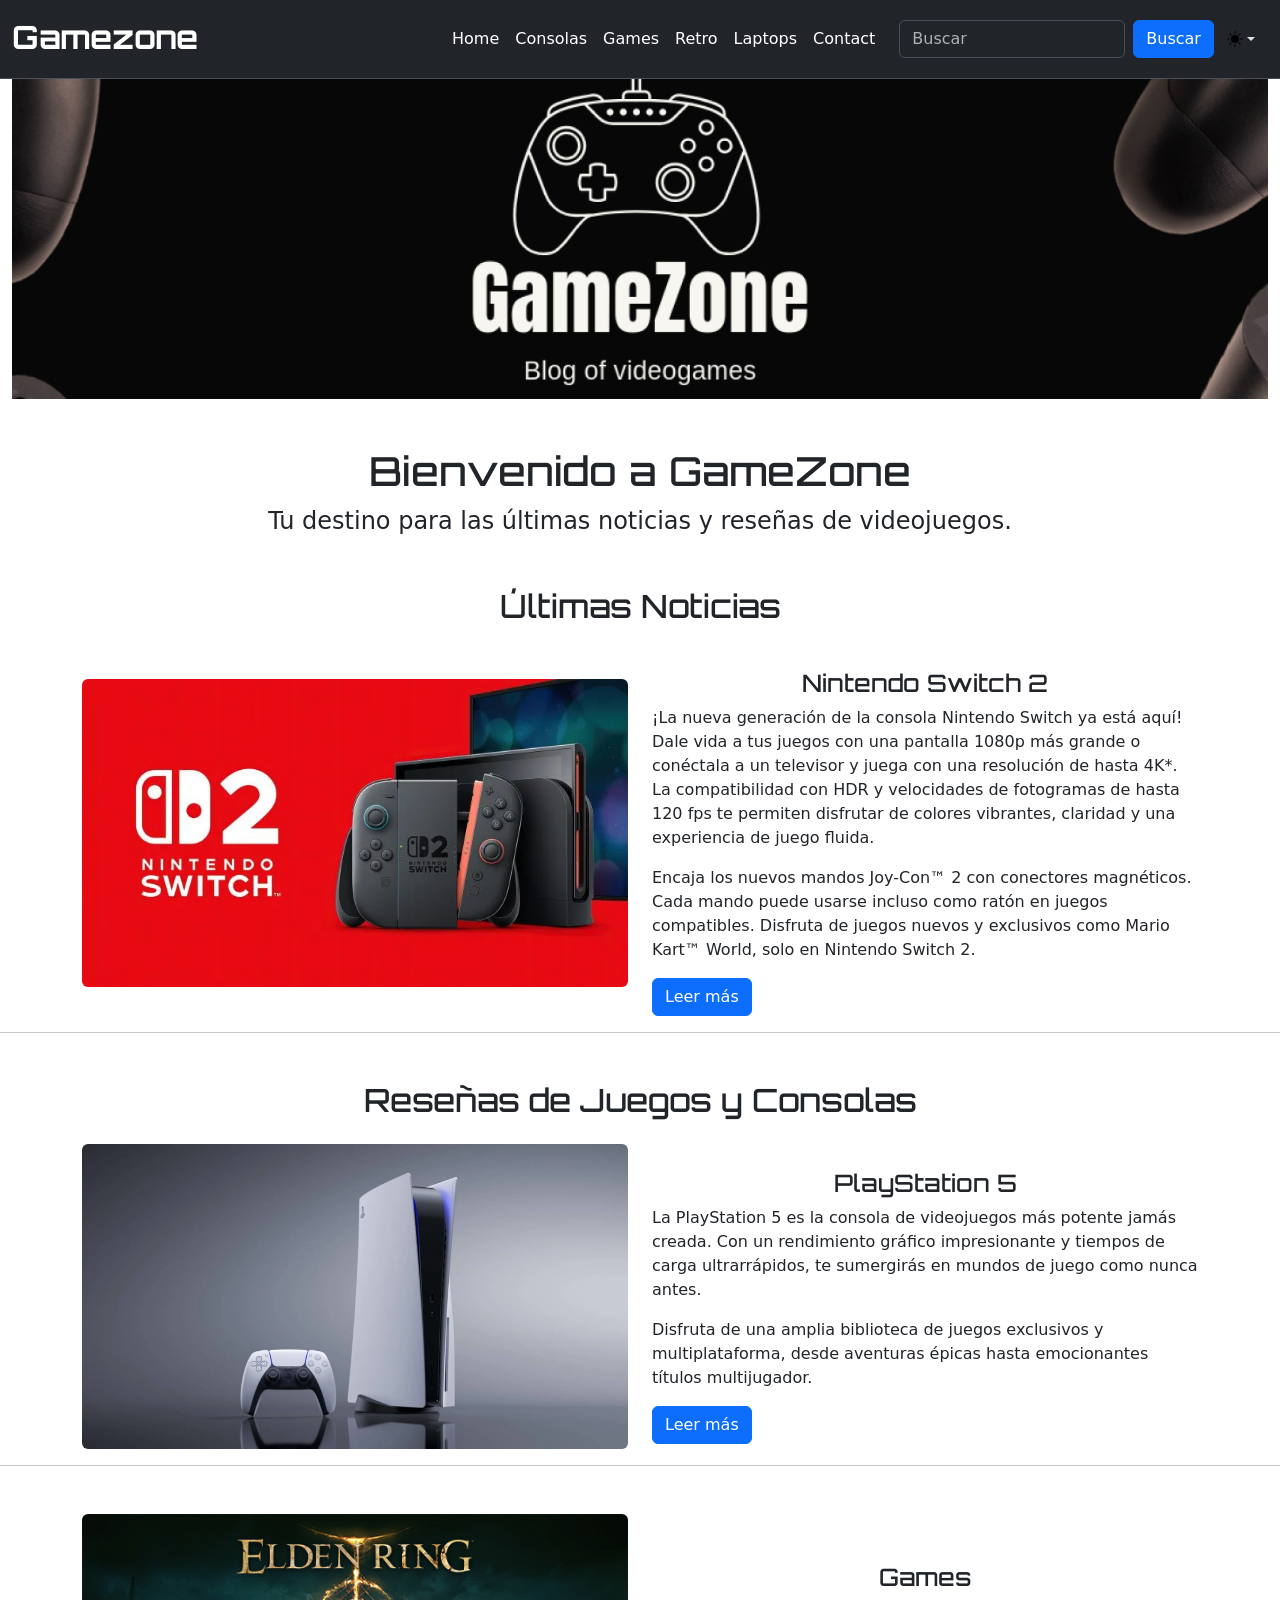
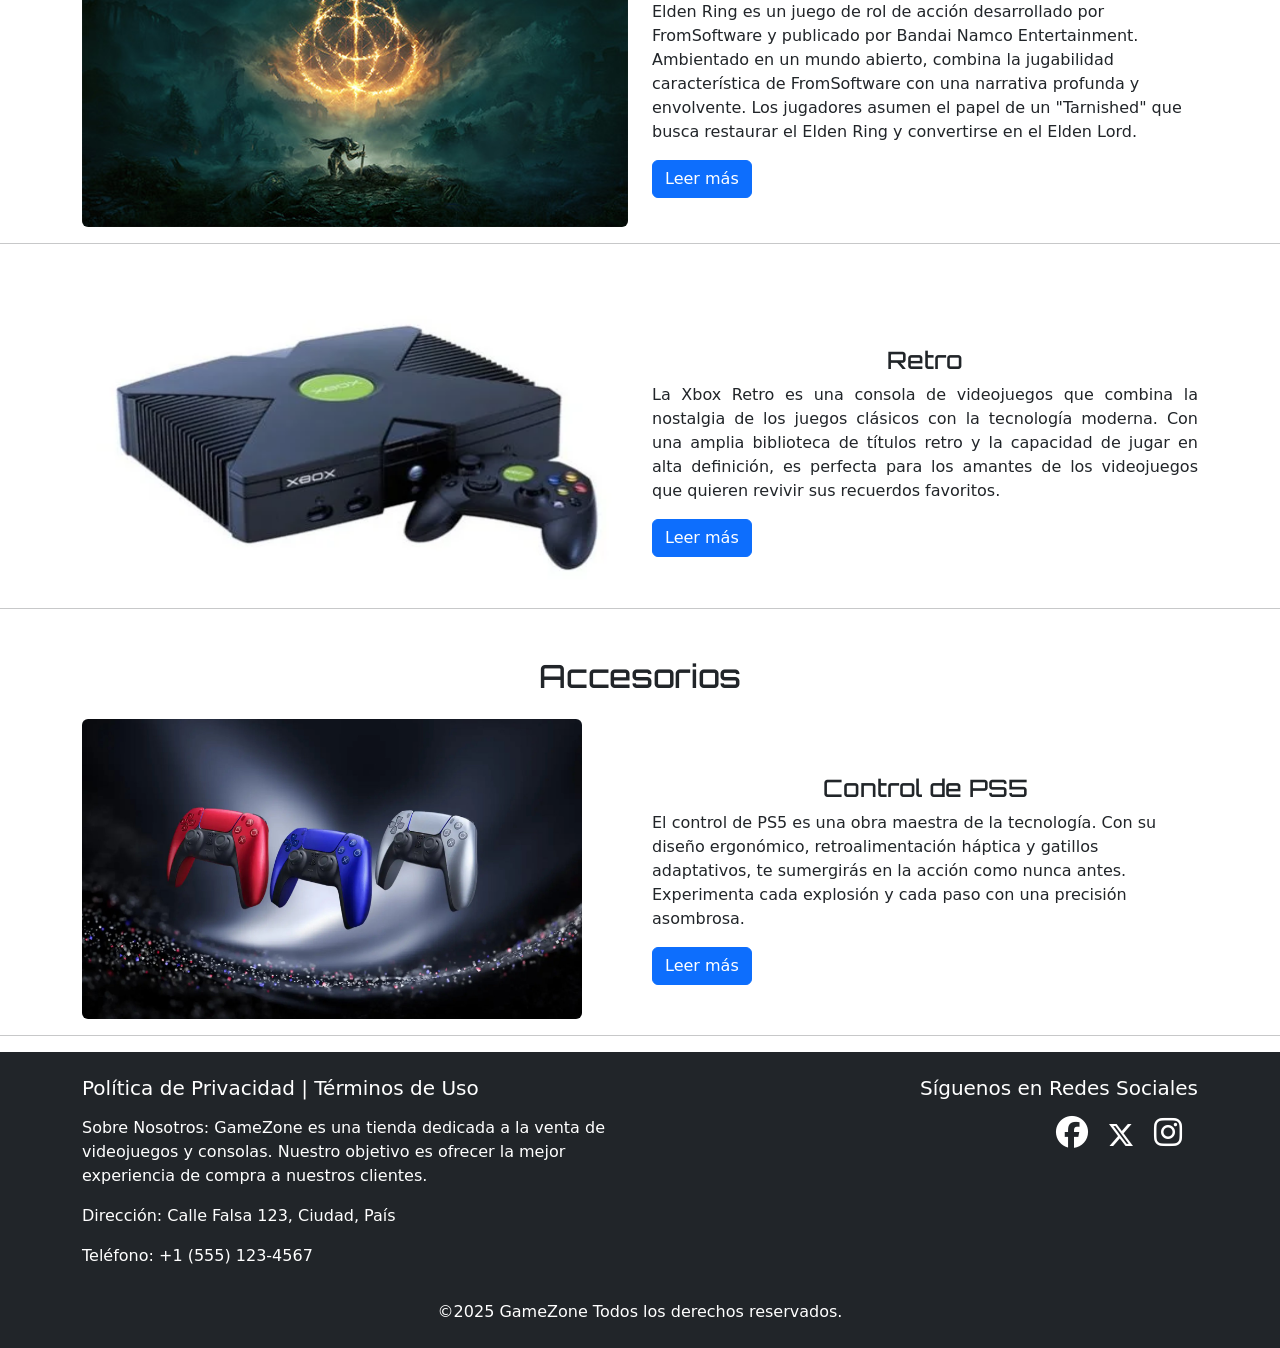
<file: index.html>
<!DOCTYPE html>
<html lang="en">
<head>
    <meta charset="UTF-8">
    <meta name="author" content="Juan Jose">
    <meta name="owner" content="Juan Jose">
    <meta name="keywords" lang="es" content="10 palabras claves en espanol de negocio">
    <meta name="keywords" lang="en" content="10 palabras claves en ingles">
    <meta name="robots" content="index, follow">
    <link rel="--canonical" href="#">
    <link rel="shorcut icon" href="/img/favicon-logo.jpg">
    <link rel="stylesheet" href="/css/bootstrap.min.css">
    <link rel="stylesheet" href="/css/fontello.css">
    <link rel="stylesheet" href="/css/main.css">
    <link href="https://cdn.jsdelivr.net/npm/bootstrap-icons/font/bootstrap-icons.css" rel="stylesheet">
    <link rel="stylesheet" href="https://cdnjs.cloudflare.com/ajax/libs/font-awesome/6.4.0/css/all.min.css">
    <meta name="viewport" content="width=device-width, initial-scale=1.0">
    <title>GameZone</title>
</head>
<body><!--Icono de cambiar claro a oscuro-->
<svg xmlns="http://www.w3.org/2000/svg" style="display: none;">
    <symbol id="check2" viewBox="0 0 16 16">
        <path d="M13.854 3.646a.5.5 0 0 1 0 .708l-7 7a.5.5 0 0 1-.708 0l-3.5-3.5a.5.5 0 1 1 .708-.708L6.5 10.293l6.646-6.647a.5.5 0 0 1 .708 0z"/>
    </symbol>
    <symbol id="circle-half" viewBox="0 0 16 16">
        <path d="M8 15A7 7 0 1 0 8 1v14zm0 1A8 8 0 1 1 8 0a8 8 0 0 1 0 16z"/>
    </symbol>
    <symbol id="moon-stars-fill" viewBox="0 0 16 16">
        <path d="M6 .278a.768.768 0 0 1 .08.858 7.208 7.208 0 0 0-.878 3.46c0 4.021 3.278 7.277 7.318 7.277.527 0 1.04-.055 1.533-.16a.787.787 0 0 1 .81.316.733.733 0 0 1-.031.893A8.349 8.349 0 0 1 8.344 16C3.734 16 0 12.286 0 7.71 0 4.266 2.114 1.312 5.124.06A.752.752 0 0 1 6 .278z"/>
        <path d="M10.794 3.148a.217.217 0 0 1 .412 0l.387 1.162c.173.518.579.924 1.097 1.097l1.162.387a.217.217 0 0 1 0 .412l-1.162.387a1.734 1.734 0 0 0-1.097 1.097l-.387 1.162a.217.217 0 0 1-.412 0l-.387-1.162A1.734 1.734 0 0 0 9.31 6.593l-1.162-.387a.217.217 0 0 1 0-.412l1.162-.387a1.734 1.734 0 0 0 1.097-1.097l.387-1.162zM13.863.099a.145.145 0 0 1 .274 0l.258.774c.115.346.386.617.732.732l.774.258a.145.145 0 0 1 0 .274l-.774.258a1.156 1.156 0 0 0-.732.732l-.258.774a.145.145 0 0 1-.274 0l-.258-.774a1.156 1.156 0 0 0-.732-.732l-.774-.258a.145.145 0 0 1 0-.274l.774-.258c.346-.115.617-.386.732-.732L13.863.1z"/>
    </symbol>
    <symbol id="sun-fill" viewBox="0 0 16 16">
        <path d="M8 12a4 4 0 1 0 0-8 4 4 0 0 0 0 8zM8 0a.5.5 0 0 1 .5.5v2a.5.5 0 0 1-1 0v-2A.5.5 0 0 1 8 0zm0 13a.5.5 0 0 1 .5.5v2a.5.5 0 0 1-1 0v-2A.5.5 0 0 1 8 13zm8-5a.5.5 0 0 1-.5.5h-2a.5.5 0 0 1 0-1h2a.5.5 0 0 1 .5.5zM3 8a.5.5 0 0 1-.5.5h-2a.5.5 0 0 1 0-1h2A.5.5 0 0 1 3 8zm10.657-5.657a.5.5 0 0 1 0 .707l-1.414 1.415a.5.5 0 1 1-.707-.708l1.414-1.414a.5.5 0 0 1 .707 0zm-9.193 9.193a.5.5 0 0 1 0 .707L3.05 13.657a.5.5 0 0 1-.707-.707l1.414-1.414a.5.5 0 0 1 .707 0zm9.193 2.121a.5.5 0 0 1-.707 0l-1.414-1.414a.5.5 0 0 1 .707-.707l1.414 1.414a.5.5 0 0 1 0 .707zM4.464 4.465a.5.5 0 0 1-.707 0L2.343 3.05a.5.5 0 1 1 .707-.707l1.414 1.414a.5.5 0 0 1 0 .708z"/>
    </symbol> 
</svg>
    
<header>
    <!-- Versión menú Bootstrap 5 -->
    <nav class="navbar navbar-expand-lg bg-dark border-bottom border-body" data-bs-theme="dark">
      <div class="container-fluid">
        <a class="navbar-brand text-white fs-2 fw-bold mb-1" href="index.html">Gamezone</a>
        <button class="navbar-toggler" type="button" data-bs-toggle="collapse" data-bs-target="#navbarNav"
          aria-controls="navbarNav" aria-expanded="false" aria-label="Toggle navigation">
          <span class="navbar-toggler-icon"></span>
        </button>
  
        <div class="collapse navbar-collapse" id="navbarNav">
          <ul class="navbar-nav ms-auto me-3 mb-2 mb-lg-0">
            <li class="nav-item">
              <a class="nav-link text-white" href="index.html">Home</a>
            </li>
            <li class="nav-item">
              <a class="nav-link text-white" href="Consolas.html">Consolas</a>
            </li>
            <li class="nav-item">
              <a class="nav-link text-white" href="games.html">Games</a>
            </li>
            <li class="nav-item">
              <a class="nav-link text-white" href="retro.html">Retro</a>
            </li>
            <li class="nav-item">
              <a class="nav-link text-white" href="Laptops.html">Laptops</a>
            </li>
            <li class="nav-item">
              <a class="nav-link text-white" href="contacto.html">Contact</a>
            </li>
          </ul>
  
          <!-- Formulario de búsqueda -->
          <form class="d-flex" role="search">
            <input class="form-control me-2" type="search" placeholder="Buscar" aria-label="search">
            <button class="btn btn-primary" type="submit">Buscar</button>
          </form>
        </div>
  
        <!-- Dropdown para cambio de tema -->
        <div class="dropdown ms-auto" id="bton">
          <button class="btn btn-bd-primary py-2 dropdown-toggle d-flex align-items-center" id="bd-theme" type="button"
            aria-expanded="false" data-bs-toggle="dropdown" aria-label="Toggle theme (auto)">
            <svg class="bi my-1 theme-icon-active" width="1em" height="1em">
              <use href="#circle-half"></use>
            </svg>
            <span class="visually-hidden" id="bd-theme-text">Alternar Tema</span>
          </button>
          <ul class="dropdown-menu dropdown-menu-end shadow" aria-labelledby="bd-theme">
            <li>
              <button type="button" class="dropdown-item d-flex align-items-center" data-bs-theme-value="light"
                aria-pressed="true">
                <svg class="bi me-2 opacity-50 theme-icon" width="1em" height="1em">
                  <use href="#sun-fill"></use>
                </svg>
                Claro
                <svg class="bi ms-auto" width="1em" height="1em">
                  <use href="#check2"></use>
                </svg>
              </button>
            </li>
            <li>
              <button type="button" class="dropdown-item d-flex align-items-center" data-bs-theme-value="dark"
                aria-pressed="false">
                <svg class="bi me-2 opacity-50 theme-icon" width="1em" height="1em">
                  <use href="#moon-stars-fill"></use>
                </svg>
                Oscuro
                <svg class="bi ms-auto d-none" width="1em" height="1em">
                  <use href="#check2"></use>
                </svg>
              </button>
            </li>
            <li>
              <button type="button" class="dropdown-item d-flex align-items-center" data-bs-theme-value="auto"
                aria-pressed="false">
                <svg class="bi me-2 opacity-50 theme-icon" width="1em" height="1em">
                  <use href="#circle-half"></use>
                </svg>
                Auto
                <svg class="bi ms-auto d-none" width="1em" height="1em">
                  <use href="#check2"></use>
                </svg>
              </button>
            </li>
          </ul>
        </div>
      </div>
    </nav>
  </header><!--Fin del Menu-->

  <!--Banner de GameZone-->

   <div class="container-fluid">
      <img src="img/GameZone-banner.jpg" class="card-img-top" alt="banner">
   </div>

  <div class="text-center mt-5">
    <h1>Bienvenido a GameZone</h1>
    <p class="fs-4">Tu destino para las últimas noticias y reseñas de videojuegos.</p>
</div>

<!--Seccion noticias-->
  <main class="py-50">
    <section id="noticias" class="mt-5">
        <div class="container">
            <h2 class="text-center mb-4">Últimas Noticias</h2>
            <div class="row align-items-center">
                <div class="col-md-6">
                    <img src="img/switch2.webp" class="img-fluid rounded" alt="Nintendo Switch 2">
                </div>
                <div class="col-md-6">
                    <h3>Nintendo Switch 2</h3>
                    <p>¡La nueva generación de la consola Nintendo Switch ya está aquí! Dale vida a tus juegos con una pantalla 1080p más grande o conéctala a un televisor y juega con una resolución de hasta 4K*. La compatibilidad con HDR y velocidades de fotogramas de hasta 120 fps te permiten disfrutar de colores vibrantes, claridad y una experiencia de juego fluida.</p>
                    <p>Encaja los nuevos mandos Joy-Con™ 2 con conectores magnéticos. Cada mando puede usarse incluso como ratón en juegos compatibles. Disfruta de juegos nuevos y exclusivos como Mario Kart™ World, solo en Nintendo Switch 2.</p>
                    <a href="#" class="btn btn-primary">Leer más</a>
                </div>
            </div>
        </div><!--Fin del container-->
    </section>
       <hr>
    <section id="reseñas1" class="mt-5">
        <div class="container">
            <h2 class="text-center mb-4">Reseñas de Juegos y Consolas</h2>
            <div class="row align-items-center">
                <div class="col-md-6">
                    <img src="img/PS5-console.webp" class="img-fluid rounded" alt="PlayStation 5" style="width: 616px;" height="300px;">
                </div>
                <div class="col-md-6">
                    <h3>PlayStation 5</h3>
                    <p>La PlayStation 5 es la consola de videojuegos más potente jamás creada. Con un rendimiento gráfico impresionante y tiempos de carga ultrarrápidos, te sumergirás en mundos de juego como nunca antes.</p>
                    <p>Disfruta de una amplia biblioteca de juegos exclusivos y multiplataforma, desde aventuras épicas hasta emocionantes títulos multijugador.</p>
                    <a href="#" class="btn btn-primary">Leer más</a>
                </div>
            </div>
        </div> <!--Fin del container-->
    </section>
     <hr>

    <section id="reseñas2" class="mt-5">
        <div class="container">
            <div class="row align-items-center">
                <div class="col-md-6">
                    <img src="img/Elden ring.jpg" class="img-fluid rounded" alt="Elden Ring">
                </div>
                <div class="col-md-6">
                    <h3>Games</h3>
                    <p>
                        Elden Ring es un juego de rol de acción desarrollado por FromSoftware y publicado por Bandai Namco Entertainment. 
                        Ambientado en un mundo abierto, combina la jugabilidad característica de FromSoftware con una narrativa profunda y envolvente. 
                        Los jugadores asumen el papel de un "Tarnished" que busca restaurar el Elden Ring y convertirse en el Elden Lord.
                    </p>
                    <a href="#" class="btn btn-primary">Leer más</a>
                </div>
            </div>
        </div><!--Fin del container-->
    </section>
    <hr>
    <section id="reseñas3" class="mt-5">
        <div class="container">
            <div class="row align-items-center">
                <div class="col-md-6">
                    <img src="img/consola-xbox-retro.webp" class="img-fluid rounded" alt="Xbox Retro" style="width: 613px; height: 300px;">
                </div>
                <div class="col-md-6">
                    <h3>Retro</h3>
                    <p style="text-align: justify;">
                        La Xbox Retro es una consola de videojuegos que combina la nostalgia de los juegos clásicos con la tecnología moderna. 
                        Con una amplia biblioteca de títulos retro y la capacidad de jugar en alta definición, es perfecta para los amantes de los videojuegos que quieren revivir sus recuerdos favoritos.
                    </p>
                    <a href="#" class="btn btn-primary">Leer más</a>
                </div>
            </div>
        </div><!--Fin del container-->
    </section>
    <hr>
</main>
<!--Seccion Articulos-->
<section id="accesorios" class="mt-5">
    <div class="container">
        <h2 class="text-center mb-4 py-8">Accesorios</h2>
        <div class="row align-items-center">
            <div class="col-md-6">
                <img src="img/control-ps5.jpg" class="img-fluid rounded" alt="Control de PS5" style="width: 500px; height: 300px;">
            </div>
            <div class="col-md-6">
                <h3>Control de PS5</h3>
                <p>El control de PS5 es una obra maestra de la tecnología. Con su diseño ergonómico, retroalimentación háptica y gatillos adaptativos, te sumergirás en la acción como nunca antes. Experimenta cada explosión y cada paso con una precisión asombrosa.</p>
                <a href="#" class="btn btn-primary">Leer más</a>
            </div>
        </div>
    </div>
</section> <!-- Fin Seccion Articulos-->
<hr>

<!--Footer con Bootstrap version 5-->
<footer class="bg-dark text-white py-4">
    <div class="container">
        <div class="row">
            <div class="col-md-6 text-center text-md-start">
                <h5 class="mb-3">Política de Privacidad | Términos de Uso</h5>
                <p>Sobre Nosotros: GameZone es una tienda dedicada a la venta de videojuegos y consolas. Nuestro objetivo es ofrecer la mejor experiencia de compra a nuestros clientes.</p>
                <p>Dirección: Calle Falsa 123, Ciudad, País</p>
                <p>Teléfono: +1 (555) 123-4567</p>
            </div>
            <div class="col-md-6 text-center text-md-end">
                <h5 class="mb-3">Síguenos en Redes Sociales</h5>
                <a href="#" class="text-white me-3 text-decoration-none"><i class="fab fa-facebook fa-2x"></i></a>
                <a href="https://x.com" target="_blank" class="text-white me-3 text-decoration-none" style="font-size: 1.5rem;"><i class="bi bi-twitter-x"></i></a>
                <a href="#" class="text-white me-3 text-decoration-none"><i class="fab fa-instagram fa-2x"></i></a>
            </div>
        </div>
        <div class="text-center mt-3">
            <p class="mb-0">©2025 GameZone Todos los derechos reservados.</p>
        </div>
    </div>
</footer>
<script src="js/bootstrap.bundle.js"></script>
<script src="js/color-modes.js"></script>
</body>
</html>
</file>
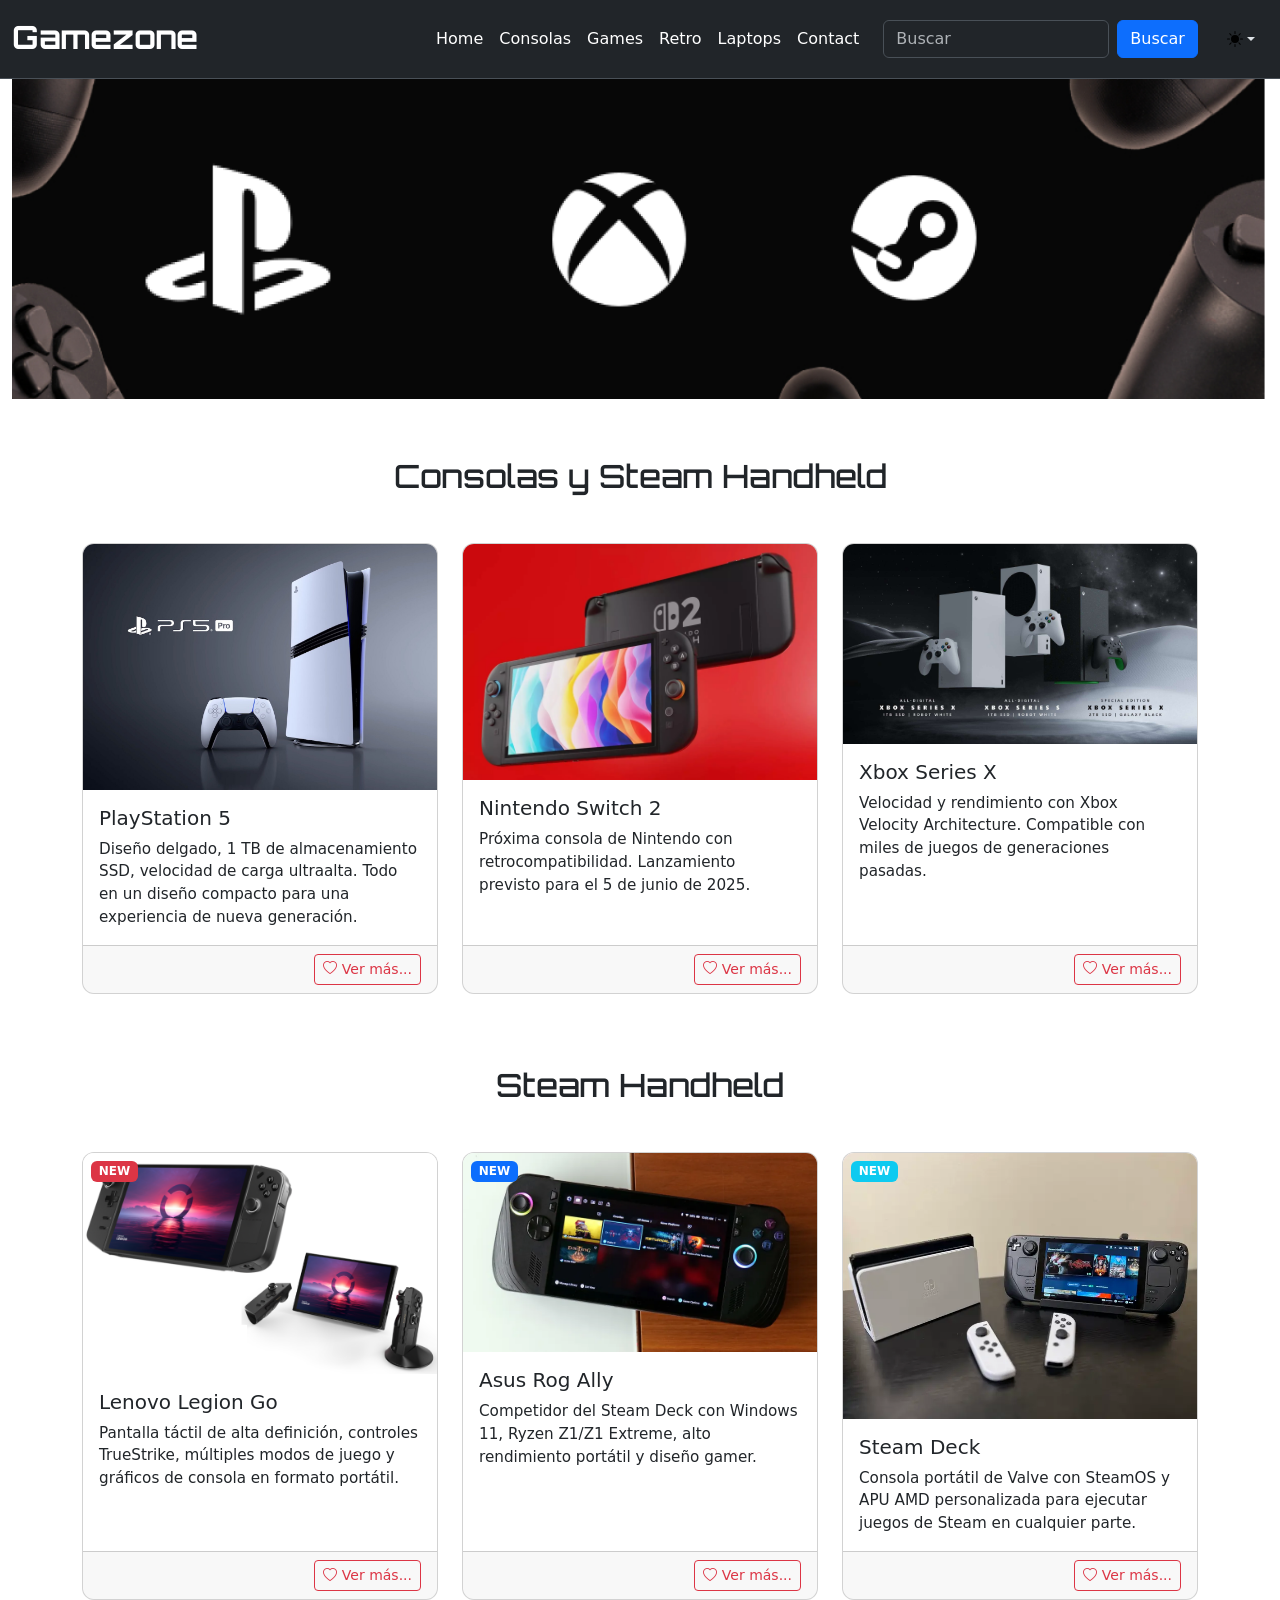
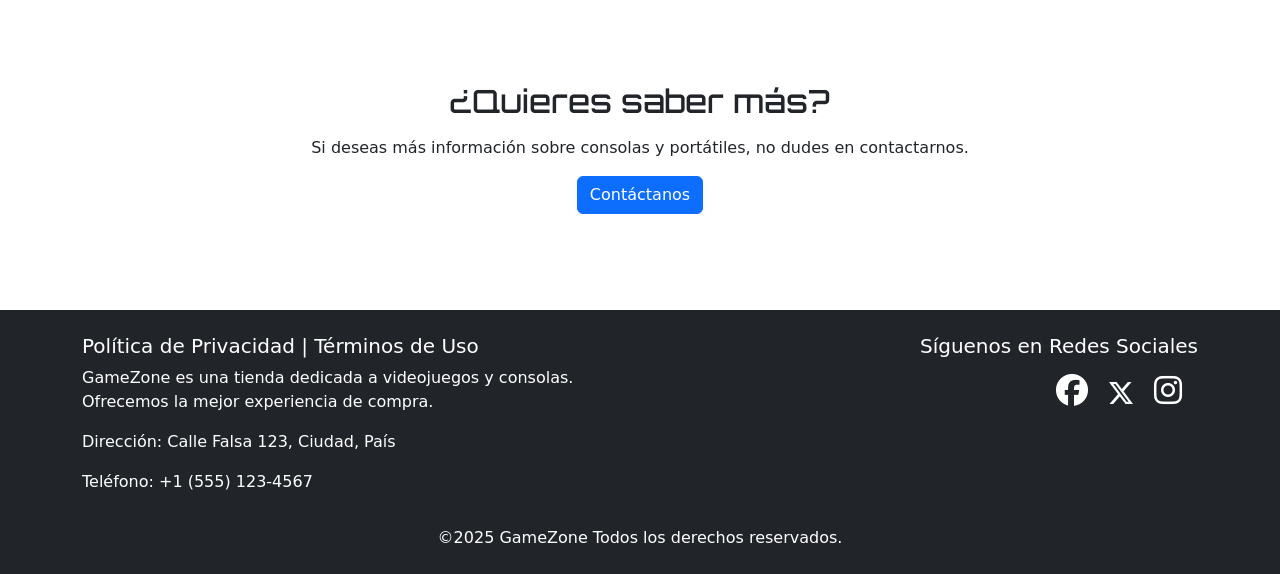
<file: Consolas.html>
<!DOCTYPE html>
<html lang="en">
<head>
    <meta charset="UTF-8">
    <meta name="viewport" content="width=device-width, initial-scale=1.0">
    <link rel="shorcut icon" href="/img/favicon-logo.jpg">
    <link rel="stylesheet" href="/css/bootstrap.min.css">
    <link rel="stylesheet" href="/css/fontello.css">
    <link rel="stylesheet" href="css/consolas.css">
    <link rel="stylesheet" href="https://cdnjs.cloudflare.com/ajax/libs/font-awesome/6.4.0/css/all.min.css">
    <link href="https://cdn.jsdelivr.net/npm/bootstrap-icons/font/bootstrap-icons.css" rel="stylesheet">
    <title>GameZone</title>
</head>
<body>
  <svg xmlns="http://www.w3.org/2000/svg" style="display: none;">
    <symbol id="check2" viewBox="0 0 16 16">
        <path d="M13.854 3.646a.5.5 0 0 1 0 .708l-7 7a.5.5 0 0 1-.708 0l-3.5-3.5a.5.5 0 1 1 .708-.708L6.5 10.293l6.646-6.647a.5.5 0 0 1 .708 0z"/>
    </symbol>
    <symbol id="circle-half" viewBox="0 0 16 16">
        <path d="M8 15A7 7 0 1 0 8 1v14zm0 1A8 8 0 1 1 8 0a8 8 0 0 1 0 16z"/>
    </symbol>
    <symbol id="moon-stars-fill" viewBox="0 0 16 16">
        <path d="M6 .278a.768.768 0 0 1 .08.858 7.208 7.208 0 0 0-.878 3.46c0 4.021 3.278 7.277 7.318 7.277.527 0 1.04-.055 1.533-.16a.787.787 0 0 1 .81.316.733.733 0 0 1-.031.893A8.349 8.349 0 0 1 8.344 16C3.734 16 0 12.286 0 7.71 0 4.266 2.114 1.312 5.124.06A.752.752 0 0 1 6 .278z"/>
        <path d="M10.794 3.148a.217.217 0 0 1 .412 0l.387 1.162c.173.518.579.924 1.097 1.097l1.162.387a.217.217 0 0 1 0 .412l-1.162.387a1.734 1.734 0 0 0-1.097 1.097l-.387 1.162a.217.217 0 0 1-.412 0l-.387-1.162A1.734 1.734 0 0 0 9.31 6.593l-1.162-.387a.217.217 0 0 1 0-.412l1.162-.387a1.734 1.734 0 0 0 1.097-1.097l.387-1.162zM13.863.099a.145.145 0 0 1 .274 0l.258.774c.115.346.386.617.732.732l.774.258a.145.145 0 0 1 0 .274l-.774.258a1.156 1.156 0 0 0-.732.732l-.258.774a.145.145 0 0 1-.274 0l-.258-.774a1.156 1.156 0 0 0-.732-.732l-.774-.258a.145.145 0 0 1 0-.274l.774-.258c.346-.115.617-.386.732-.732L13.863.1z"/>
    </symbol>
    <symbol id="sun-fill" viewBox="0 0 16 16">
        <path d="M8 12a4 4 0 1 0 0-8 4 4 0 0 0 0 8zM8 0a.5.5 0 0 1 .5.5v2a.5.5 0 0 1-1 0v-2A.5.5 0 0 1 8 0zm0 13a.5.5 0 0 1 .5.5v2a.5.5 0 0 1-1 0v-2A.5.5 0 0 1 8 13zm8-5a.5.5 0 0 1-.5.5h-2a.5.5 0 0 1 0-1h2a.5.5 0 0 1 .5.5zM3 8a.5.5 0 0 1-.5.5h-2a.5.5 0 0 1 0-1h2A.5.5 0 0 1 3 8zm10.657-5.657a.5.5 0 0 1 0 .707l-1.414 1.415a.5.5 0 1 1-.707-.708l1.414-1.414a.5.5 0 0 1 .707 0zm-9.193 9.193a.5.5 0 0 1 0 .707L3.05 13.657a.5.5 0 0 1-.707-.707l1.414-1.414a.5.5 0 0 1 .707 0zm9.193 2.121a.5.5 0 0 1-.707 0l-1.414-1.414a.5.5 0 0 1 .707-.707l1.414 1.414a.5.5 0 0 1 0 .707zM4.464 4.465a.5.5 0 0 1-.707 0L2.343 3.05a.5.5 0 1 1 .707-.707l1.414 1.414a.5.5 0 0 1 0 .708z"/>
    </symbol> 
</svg>
   <header> <!-- Header con Bootstrap version 5 -->
    <nav class="navbar navbar-expand-lg bg-dark border-bottom border-body" data-bs-theme="dark">
      <div class="container-fluid">
        <a class="navbar-brand text-white fs-2 fw-bold mb-1" href="index.html">Gamezone</a>
        <button class="navbar-toggler" type="button" data-bs-toggle="collapse" data-bs-target="#navbarNav" aria-controls="navbarNav" aria-expanded="false" aria-label="Toggle navigation">
          <span class="navbar-toggler-icon"></span>
        </button>

        <div class="collapse navbar-collapse" id="navbarNav">
          <ul class="navbar-nav ms-auto me-3 mb-2 mb-lg-0">
            <li class="nav-item"><a class="nav-link text-white" href="index.html">Home</a></li>
            <li class="nav-item"><a class="nav-link text-white" href="Consolas.html">Consolas</a></li>
            <li class="nav-item"><a class="nav-link text-white" href="games.html">Games</a></li>
            <li class="nav-item"><a class="nav-link text-white" href="retro.html">Retro</a></li>
            <li class="nav-item"><a class="nav-link text-white" href="Laptops.html">Laptops</a></li>
            <li class="nav-item"><a class="nav-link text-white" href="contacto.html">Contact</a></li>
          </ul>

          <form class="d-flex" role="search">
            <input class="form-control me-2" type="search" placeholder="Buscar" aria-label="search">
            <button class="btn btn-primary" type="submit">Buscar</button>
          </form>

          <div class="dropdown ms-3" id="bton">
            <button class="btn btn-bd-primary py-2 dropdown-toggle d-flex align-items-center" id="bd-theme" type="button" aria-expanded="false" data-bs-toggle="dropdown" aria-label="Toggle theme (auto)">
              <svg class="bi my-1 theme-icon-active" width="1em" height="1em"><use href="#circle-half"></use></svg>
              <span class="visually-hidden" id="bd-theme-text">Alternar Tema</span>
            </button>
            <ul class="dropdown-menu dropdown-menu-end shadow" aria-labelledby="bd-theme">
              <li><button type="button" class="dropdown-item d-flex align-items-center" data-bs-theme-value="light"><svg class="bi me-2 opacity-50 theme-icon" width="1em" height="1em"><use href="#sun-fill"></use></svg>Claro</button></li>
              <li><button type="button" class="dropdown-item d-flex align-items-center" data-bs-theme-value="dark"><svg class="bi me-2 opacity-50 theme-icon" width="1em" height="1em"><use href="#moon-stars-fill"></use></svg>Oscuro</button></li>
              <li><button type="button" class="dropdown-item d-flex align-items-center" data-bs-theme-value="auto"><svg class="bi me-2 opacity-50 theme-icon" width="1em" height="1em"><use href="#circle-half"></use></svg>Auto</button></li>
            </ul>
          </div>
        </div>
      </div>
    </nav>
  </header> <!-- Fin del header -->
  <div class="container-fluid">
   <img src="img/banner-consolas.png" class="card-img-top" alt="Banner-gaming">
  </div>
  <main class="container py-5">
    <h2 class="text-center mb-5">Consolas y Steam Handheld</h2>

    <div class="row">
      <!-- PlayStation 5 -->
      <div class="col-md-4 mb-4">
        <div class="card h-100">
          <img src="img/Ps5-pro.jpeg" class="card-img-top img-fluid" alt="PlayStation 5">
          <div class="card-body">
            <h5 class="card-title">PlayStation 5</h5>
            <p class="card-text">Diseño delgado, 1 TB de almacenamiento SSD, velocidad de carga ultraalta. Todo en un diseño compacto para una experiencia de nueva generación.</p>
          </div>
          <div class="card-footer text-end">
            <button class="btn btn-outline-danger btn-sm"><i class="bi bi-heart"></i> Ver más...</button>
          </div>
        </div>
      </div>
      <!-- Nintendo Switch 2 -->
      <div class="col-md-4 mb-4">
        <div class="card h-100">
          <img src="img/Nintendo-switch2.webp" class="card-img-top img-fluid" alt="Nintendo Switch 2">
          <div class="card-body">
            <h5 class="card-title">Nintendo Switch 2</h5>
            <p class="card-text">Próxima consola de Nintendo con retrocompatibilidad. Lanzamiento previsto para el 5 de junio de 2025.</p>
          </div>
          <div class="card-footer text-end">
            <button class="btn btn-outline-danger btn-sm"><i class="bi bi-heart"></i> Ver más...</button>
          </div>
        </div>
      </div>
      <!-- Xbox Series X -->
      <div class="col-md-4 mb-4">
        <div class="card h-100">
          <img src="img/xbox-series-x.jpg" class="card-img-top img-fluid" alt="Xbox Series X">
          <div class="card-body">
            <h5 class="card-title">Xbox Series X</h5>
            <p class="card-text">Velocidad y rendimiento con Xbox Velocity Architecture. Compatible con miles de juegos de generaciones pasadas.</p>
          </div>
          <div class="card-footer text-end">
            <button class="btn btn-outline-danger btn-sm"><i class="bi bi-heart"></i> Ver más...</button>
          </div>
        </div>
      </div>
    </div>

    <h2 class="my-5">Steam Handheld</h2>
    <div class="row">
      <!-- Lenovo -->
      <div class="col-md-4 mb-4">
        <div class="card h-100">
          <div class="position-relative">
            <img src="img/Lenovo-legion.png" class="card-img-top img-fluid" alt="Lenovo Legion Go">
            <span class="badge bg-danger position-absolute top-0 start-0 m-2">NEW</span>
          </div>
          <div class="card-body">
            <h5 class="card-title">Lenovo Legion Go</h5>
            <p class="card-text">Pantalla táctil de alta definición, controles TrueStrike, múltiples modos de juego y gráficos de consola en formato portátil.</p>
          </div>
          <div class="card-footer text-end">
            <button class="btn btn-outline-danger btn-sm"><i class="bi bi-heart"></i> Ver más...</button>
          </div>
        </div>
      </div>
      <!-- Asus -->
      <div class="col-md-4 mb-4">
        <div class="card h-100">
          <div class="position-relative">
            <img src="img/Asus.webp" class="card-img-top img-fluid" alt="Asus Rog Ally">
            <span class="badge bg-primary position-absolute top-0 start-0 m-2">NEW</span>
          </div>
          <div class="card-body">
            <h5 class="card-title">Asus Rog Ally</h5>
            <p class="card-text">Competidor del Steam Deck con Windows 11, Ryzen Z1/Z1 Extreme, alto rendimiento portátil y diseño gamer.</p>
          </div>
          <div class="card-footer text-end">
            <button class="btn btn-outline-danger btn-sm"><i class="bi bi-heart"></i> Ver más...</button>
          </div>
        </div>
      </div>
      <!-- Steam Deck -->
      <div class="col-md-4 mb-4">
        <div class="card h-100">
          <div class="position-relative">
            <img src="img/steam-portable.webp" class="card-img-top img-fluid" alt="Steam Deck">
            <span class="badge bg-info position-absolute top-0 start-0 m-2">NEW</span>
          </div>
          <div class="card-body">
            <h5 class="card-title">Steam Deck</h5>
            <p class="card-text">Consola portátil de Valve con SteamOS y APU AMD personalizada para ejecutar juegos de Steam en cualquier parte.</p>
          </div>
          <div class="card-footer text-end">
            <button class="btn btn-outline-danger btn-sm"><i class="bi bi-heart"></i> Ver más...</button>
          </div>
        </div>
      </div>
    </div>

    <div class="text-center py-5">
      <h2 class="mb-3">¿Quieres saber más?</h2>
      <p>Si deseas más información sobre consolas y portátiles, no dudes en contactarnos.</p>
      <a href="contacto.html" class="btn btn-primary">Contáctanos</a>
    </div>
  </main> <!-- Fin del main -->
 <!-- Footer bootstrap con version 5 -->
  <footer class="bg-dark text-white py-4">
    <div class="container">
      <div class="row text-center text-md-start">
        <div class="col-md-6 mb-3 mb-md-0">
          <h5>Política de Privacidad | Términos de Uso</h5>
          <p>GameZone es una tienda dedicada a videojuegos y consolas. Ofrecemos la mejor experiencia de compra.</p>
          <p>Dirección: Calle Falsa 123, Ciudad, País</p>
          <p>Teléfono: +1 (555) 123-4567</p>
        </div>
         <div class="col-md-6 text-center text-md-end">
                <h5 class="mb-3">Síguenos en Redes Sociales</h5>
                <a href="#" class="text-white me-3"><i class="fab fa-facebook fa-2x"></i></a>
                <a href="https://x.com" target="_blank" class="text-white me-3" style="font-size: 1.5rem;"><i class="bi bi-twitter-x"></i></a>
                <a href="#" class="text-white me-3"><i class="fab fa-instagram fa-2x"></i></a>
          </div>
      <div class="text-center mt-3">
        <p class="mb-0">©2025 GameZone Todos los derechos reservados.</p>
      </div>
    </div>
  </footer>
<script src="js/bootstrap.bundle.js"></script>
<script src="js/jquery.js"></script>
<script src="/js/color-modes.js"></script>
  
</body>
</html>
</file>
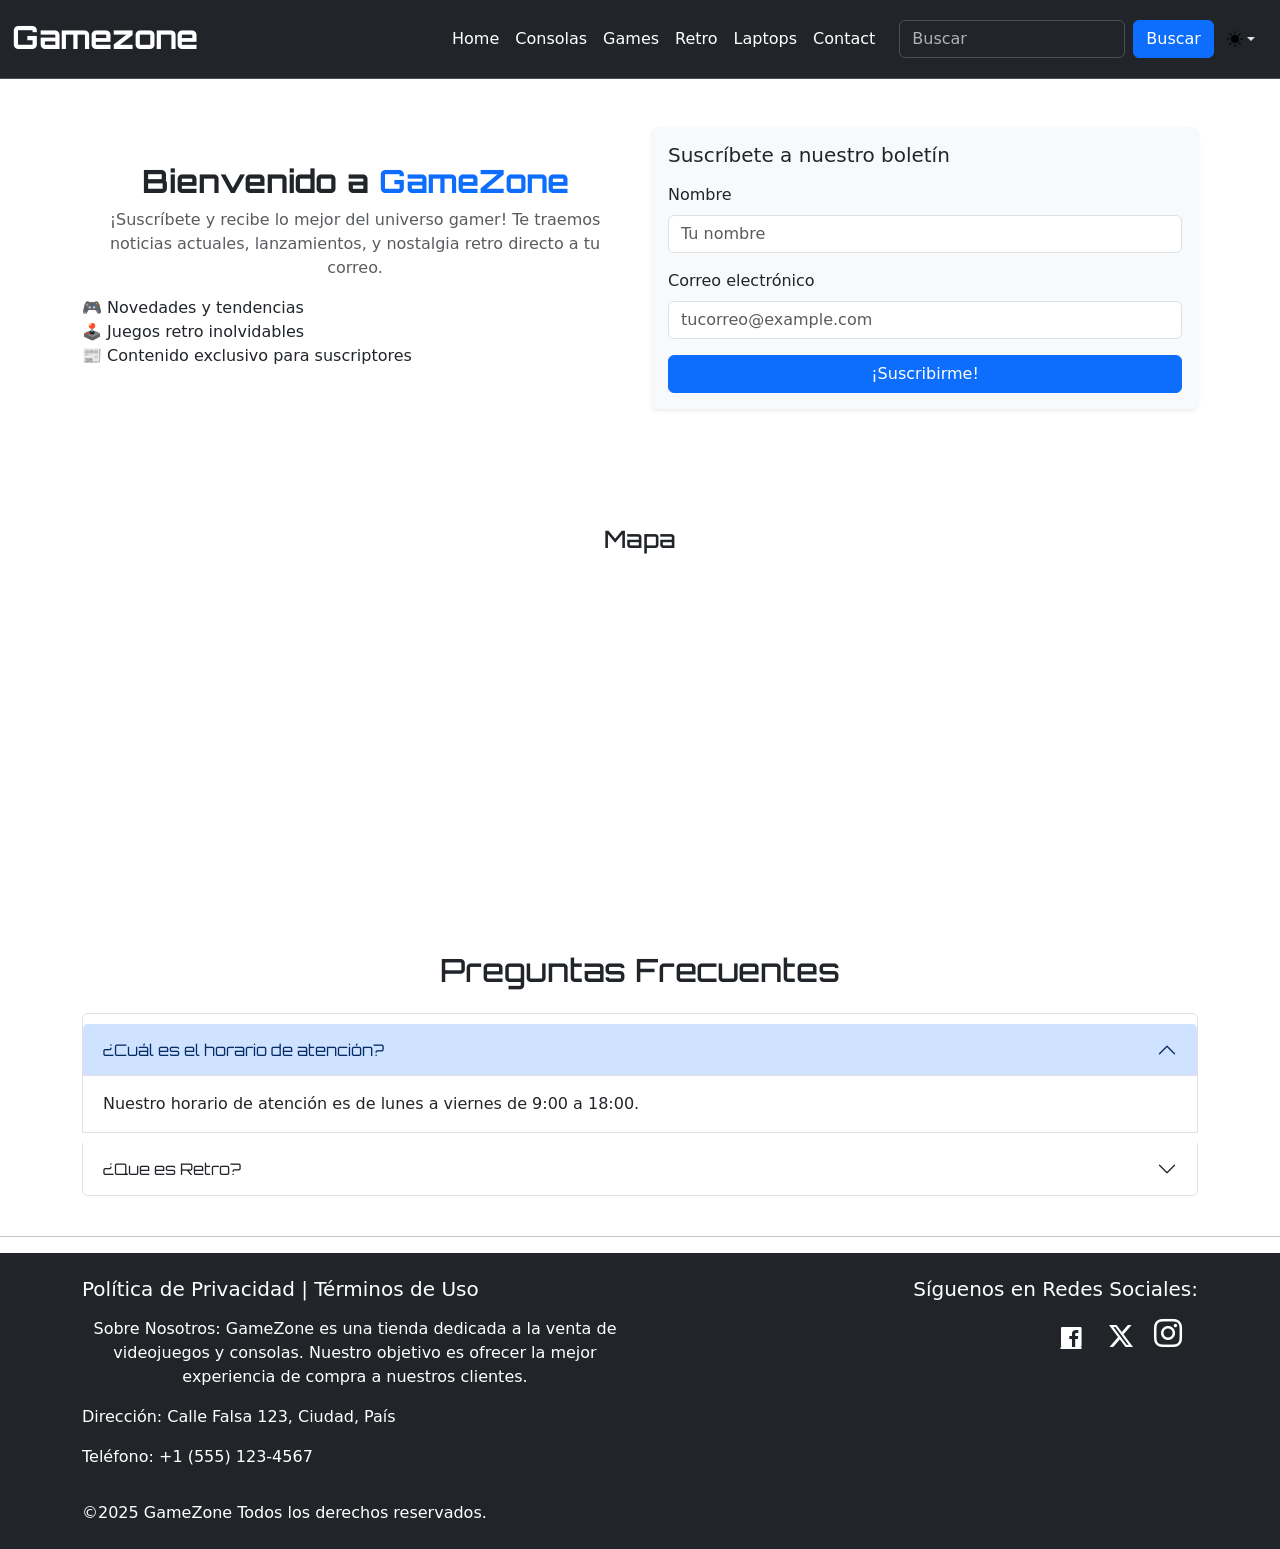
<file: contacto.html>
<!DOCTYPE html>
<html lang="en">
<head>
    <meta charset="UTF-8">
    <meta name="viewport" content="width=device-width, initial-scale=1.0">
    <link rel="shorcut icon" href="/img/favicon-logo.jpg">
    <link rel="stylesheet" href="/css/bootstrap.min.css">
    <link rel="stylesheet" href="/css/fontello.css">
    <link rel="stylesheet" href="css/contacto.css">
    <link href="https://cdn.jsdelivr.net/npm/bootstrap-icons/font/bootstrap-icons.css" rel="stylesheet">
    <link rel="stylesheet" href="https://cdnjs.cloudflare.com/ajax/libs/font-awesome/6.4.0/css/all.min.css">
    <title>GameZone</title>
</head>
<body>
    <svg xmlns="http://www.w3.org/2000/svg" style="display: none;">
        <symbol id="check2" viewBox="0 0 16 16">
            <path d="M13.854 3.646a.5.5 0 0 1 0 .708l-7 7a.5.5 0 0 1-.708 0l-3.5-3.5a.5.5 0 1 1 .708-.708L6.5 10.293l6.646-6.647a.5.5 0 0 1 .708 0z"/>
        </symbol>
        <symbol id="circle-half" viewBox="0 0 16 16">
            <path d="M8 15A7 7 0 1 0 8 1v14zm0 1A8 8 0 1 1 8 0a8 8 0 0 1 0 16z"/>
        </symbol>
        <symbol id="moon-stars-fill" viewBox="0 0 16 16">
            <path d="M6 .278a.768.768 0 0 1 .08.858 7.208 7.208 0 0 0-.878 3.46c0 4.021 3.278 7.277 7.318 7.277.527 0 1.04-.055 1.533-.16a.787.787 0 0 1 .81.316.733.733 0 0 1-.031.893A8.349 8.349 0 0 1 8.344 16C3.734 16 0 12.286 0 7.71 0 4.266 2.114 1.312 5.124.06A.752.752 0 0 1 6 .278z"/>
            <path d="M10.794 3.148a.217.217 0 0 1 .412 0l.387 1.162c.173.518.579.924 1.097 1.097l1.162.387a.217.217 0 0 1 0 .412l-1.162.387a1.734 1.734 0 0 0-1.097 1.097l-.387 1.162a.217.217 0 0 1-.412 0l-.387-1.162A1.734 1.734 0 0 0 9.31 6.593l-1.162-.387a.217.217 0 0 1 0-.412l1.162-.387a1.734 1.734 0 0 0 1.097-1.097l.387-1.162zM13.863.099a.145.145 0 0 1 .274 0l.258.774c.115.346.386.617.732.732l.774.258a.145.145 0 0 1 0 .274l-.774.258a1.156 1.156 0 0 0-.732.732l-.258.774a.145.145 0 0 1-.274 0l-.258-.774a1.156 1.156 0 0 0-.732-.732l-.774-.258a.145.145 0 0 1 0-.274l.774-.258c.346-.115.617-.386.732-.732L13.863.1z"/>
        </symbol>
        <symbol id="sun-fill" viewBox="0 0 16 16">
            <path d="M8 12a4 4 0 1 0 0-8 4 4 0 0 0 0 8zM8 0a.5.5 0 0 1 .5.5v2a.5.5 0 0 1-1 0v-2A.5.5 0 0 1 8 0zm0 13a.5.5 0 0 1 .5.5v2a.5.5 0 0 1-1 0v-2A.5.5 0 0 1 8 13zm8-5a.5.5 0 0 1-.5.5h-2a.5.5 0 0 1 0-1h2a.5.5 0 0 1 .5.5zM3 8a.5.5 0 0 1-.5.5h-2a.5.5 0 0 1 0-1h2A.5.5 0 0 1 3 8zm10.657-5.657a.5.5 0 0 1 0 .707l-1.414 1.415a.5.5 0 1 1-.707-.708l1.414-1.414a.5.5 0 0 1 .707 0zm-9.193 9.193a.5.5 0 0 1 0 .707L3.05 13.657a.5.5 0 0 1-.707-.707l1.414-1.414a.5.5 0 0 1 .707 0zm9.193 2.121a.5.5 0 0 1-.707 0l-1.414-1.414a.5.5 0 0 1 .707-.707l1.414 1.414a.5.5 0 0 1 0 .707zM4.464 4.465a.5.5 0 0 1-.707 0L2.343 3.05a.5.5 0 1 1 .707-.707l1.414 1.414a.5.5 0 0 1 0 .708z"/>
        </symbol> 
    </svg>
        
    <header>
        <!-- Versión menú Bootstrap 5 -->
        <nav class="navbar navbar-expand-lg bg-dark border-bottom border-body" data-bs-theme="dark">
          <div class="container-fluid">
            <a class="navbar-brand text-white fs-2 fw-bold mb-1" href="index.html">Gamezone</a>
            <button class="navbar-toggler" type="button" data-bs-toggle="collapse" data-bs-target="#navbarNav"
              aria-controls="navbarNav" aria-expanded="false" aria-label="Toggle navigation">
              <span class="navbar-toggler-icon"></span>
            </button>
      
            <div class="collapse navbar-collapse" id="navbarNav">
              <ul class="navbar-nav ms-auto me-3 mb-2 mb-lg-0">
                <li class="nav-item">
                  <a class="nav-link text-white" href="index.html">Home</a>
                </li>
                <li class="nav-item">
                  <a class="nav-link text-white" href="Consolas.html">Consolas</a>
                </li>
                <li class="nav-item">
                  <a class="nav-link text-white" href="games.html">Games</a>
                </li>
                <li class="nav-item">
                  <a class="nav-link text-white" href="retro.html">Retro</a>
                </li>
                <li class="nav-item">
                  <a class="nav-link text-white" href="Laptops.html">Laptops</a>
                </li>
                <li class="nav-item">
                  <a class="nav-link text-white" href="contacto.html">Contact</a>
                </li>
              </ul>
      
              <!-- Formulario de búsqueda -->
              <form class="d-flex" role="search">
                <input class="form-control me-2" type="search" placeholder="Buscar" aria-label="search">
                <button class="btn btn-primary" type="submit">Buscar</button>
              </form>
            </div>
      
            <!-- Dropdown para cambio de tema -->
            <div class="dropdown ms-auto" id="bton">
              <button class="btn btn-bd-primary py-2 dropdown-toggle d-flex align-items-center" id="bd-theme" type="button"
                aria-expanded="false" data-bs-toggle="dropdown" aria-label="Toggle theme (auto)">
                <svg class="bi my-1 theme-icon-active" width="1em" height="1em">
                  <use href="#circle-half"></use>
                </svg>
                <span class="visually-hidden" id="bd-theme-text">Alternar Tema</span>
              </button>
              <ul class="dropdown-menu dropdown-menu-end shadow" aria-labelledby="bd-theme">
                <li>
                  <button type="button" class="dropdown-item d-flex align-items-center" data-bs-theme-value="light"
                    aria-pressed="true">
                    <svg class="bi me-2 opacity-50 theme-icon" width="1em" height="1em">
                      <use href="#sun-fill"></use>
                    </svg>
                    Claro
                    <svg class="bi ms-auto" width="1em" height="1em">
                      <use href="#check2"></use>
                    </svg>
                  </button>
                </li>
                <li>
                  <button type="button" class="dropdown-item d-flex align-items-center" data-bs-theme-value="dark"
                    aria-pressed="false">
                    <svg class="bi me-2 opacity-50 theme-icon" width="1em" height="1em">
                      <use href="#moon-stars-fill"></use>
                    </svg>
                    Oscuro
                    <svg class="bi ms-auto d-none" width="1em" height="1em">
                      <use href="#check2"></use>
                    </svg>
                  </button>
                </li>
                <li>
                  <button type="button" class="dropdown-item d-flex align-items-center" data-bs-theme-value="auto"
                    aria-pressed="false">
                    <svg class="bi me-2 opacity-50 theme-icon" width="1em" height="1em">
                      <use href="#circle-half"></use>
                    </svg>
                    Auto
                    <svg class="bi ms-auto d-none" width="1em" height="1em">
                      <use href="#check2"></use>
                    </svg>
                  </button>
                </li>
              </ul>
            </div>
          </div>
        </nav>
      </header> <!--Fin del Menu-->


     <!---Formulario con la version bootstrap 5-->
     <section class="container py-5">
     <div class="row align-items-center">
    <!-- Texto de presentación -->
    <div class="col-md-6 mb-4 mb-md-0">
      <h2 class="fw-bold">Bienvenido a <span class="text-primary">GameZone</span></h2>
      <p class="text-body-secondary">
        ¡Suscríbete y recibe lo mejor del universo gamer! Te traemos noticias actuales, lanzamientos, y nostalgia retro directo a tu correo.
      </p>
      <ul class="list-unstyled">
        <li>🎮 Novedades y tendencias</li>
        <li>🕹️ Juegos retro inolvidables</li>
        <li>📰 Contenido exclusivo para suscriptores</li>
      </ul>
    </div>

    <!-- Formulario de suscripción -->
    <div class="col-md-6">
      <div class="card shadow-sm border-0 bg-body-tertiary">
        <div class="card-body">
          <h5 class="card-title mb-3">Suscríbete a nuestro boletín</h5>
          <form>
            <div class="mb-3">
              <label for="name" class="form-label">Nombre</label>
              <input type="text" class="form-control" id="name" placeholder="Tu nombre">
            </div>
            <div class="mb-3">
              <label for="email" class="form-label">Correo electrónico</label>
              <input type="email" class="form-control" id="email" placeholder="tucorreo@example.com">
            </div>
            <button type="submit" class="btn btn-primary w-100">¡Suscribirme!</button>
          </form>
        </div>
      </div>
    </div>
  </div>
</section>

  <div class="container mt-5">
    <div class="row mt-4">
        <div class="col-md-12">
          <h3>Mapa</h3>
            <iframe src="https://www.google.com/maps/embed?pb=!1m18!1m12!1m3!1d3151.835434509123!2d144.9537353153165!3d-37.81627997975157!2m3!1f0!2f0!3f0!3m2!1i1024!2i768!4f13.1!3m3!1m2!1s0x6ad642af0f11b8b7%3A0x5045675218ceed30!2sCalle%20Falsa%20123%2C%20Ciudad%2C%20Pa%C3%ADs!5e0!3m2!1ses-419!2sus!4v1616161616161" width="100%" height="300" style="border:0;" allowfullscreen="" loading="lazy"></iframe>
        </div>
    </div>
    </div>
   <!--Seccion de Accordion version 5-->
    <div class="container mt-5 py-4">
        <h2 class="text-center mb-4">Preguntas Frecuentes</h2>
        <div class="accordion" id="faqAccordion">
            <div class="accordion-item">
                <h2 class="accordion-header" id="headingOne">
                    <button class="accordion-button" type="button" data-bs-toggle="collapse" data-bs-target="#collapseOne" aria-expanded="true" aria-controls="collapseOne">
                        ¿Cuál es el horario de atención?
                    </button>
                </h2>
                <div id="collapseOne" class="accordion-collapse collapse show" aria-labelledby="headingOne" data-bs-parent="#faqAccordion">
                    <div class="accordion-body">
                        Nuestro horario de atención es de lunes a viernes de 9:00 a 18:00.
                    </div>
                </div>
            </div>
            <div class="accordion-item">
                <h2 class="accordion-header" id="headingTwo">
                    <button class="accordion-button collapsed" type="button" data-bs-toggle="collapse" data-bs-target="#collapseTwo" aria-expanded="false" aria-controls="collapseTwo">
                        ¿Que es Retro?
                    </button>
                </h2>
                <div id="collapseTwo" class="accordion-collapse collapse" aria-labelledby="headingTwo" data-bs-parent="#faqAccordion">
                    <div class="accordion-body">
                        En el contexto de los videojuegos, "retro" se refiere a juegos, consolas y estilos visuales o de jugabilidad que pertenecen a generaciones pasadas, 
                        generalmente de los años 70, 80, 90 y principios de los 2000.
                    </div>
                </div>
            </div>
        </div>
   </div> <!--Fin del container-->
   <hr>
   <!--Fin del Accordion Version 5-->
   
   <!--Footer con Bootstrap version 5-->
  <footer class="bg-dark text-white py-4">
    <div class="container">
        <div class="row">
            <div class="col-md-6 text-center text-md-start">
                <h5 class="mb-3">Política de Privacidad | Términos de Uso</h5>
                <p>Sobre Nosotros: GameZone es una tienda dedicada a la venta de videojuegos y consolas. Nuestro objetivo es ofrecer la mejor experiencia de compra a nuestros clientes.</p>
                <p>Dirección: Calle Falsa 123, Ciudad, País</p>
                <p>Teléfono: +1 (555) 123-4567</p>
            </div>
            <div class="col-md-6 text-center text-md-end">
                <h5 class="mb-3">Síguenos en Redes Sociales:</h5>
                <div class="redes">
                    <a class="icon-facebook-official text-white me-3" href="https://www.facebook.com" target="_blank" style="font-size: 1.5rem;"></a>
                     <a href="https://x.com" target="_blank" class="text-white me-3" style="font-size: 1.5rem;"><i class="bi bi-twitter-x"></i></a>
                    <a href="#" class="text-white me-3 text-decoration-none"><i class="fab fa-instagram fa-2x"></i></a>
                </div>
            </div>
        </div>
        <div class="text-center mt-3">
            <p class="mb-0">©2025 GameZone Todos los derechos reservados.</p>
        </div>
    </div>
</footer>
<script src="/js/bootstrap.bundle.min.js"></script>
<script src="js/color-modes.js"></script>
</body>
</html>
</file>
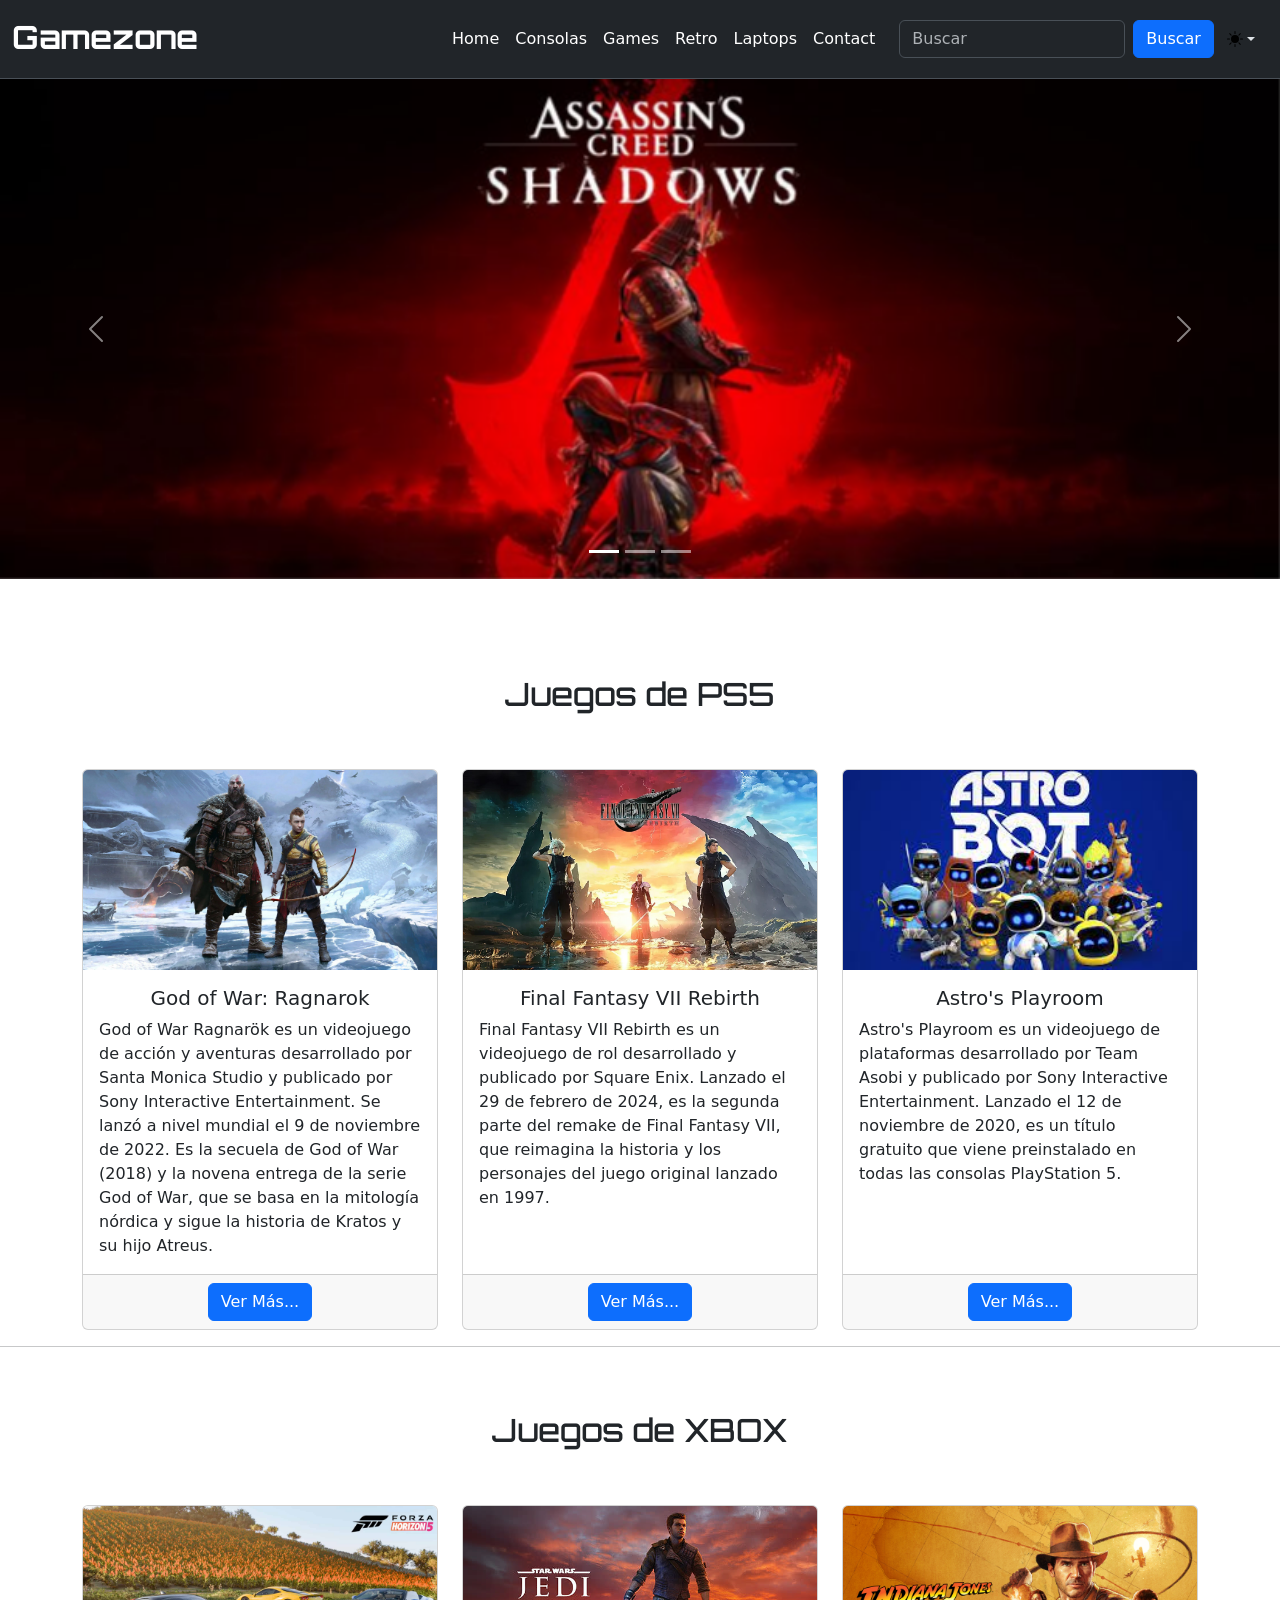
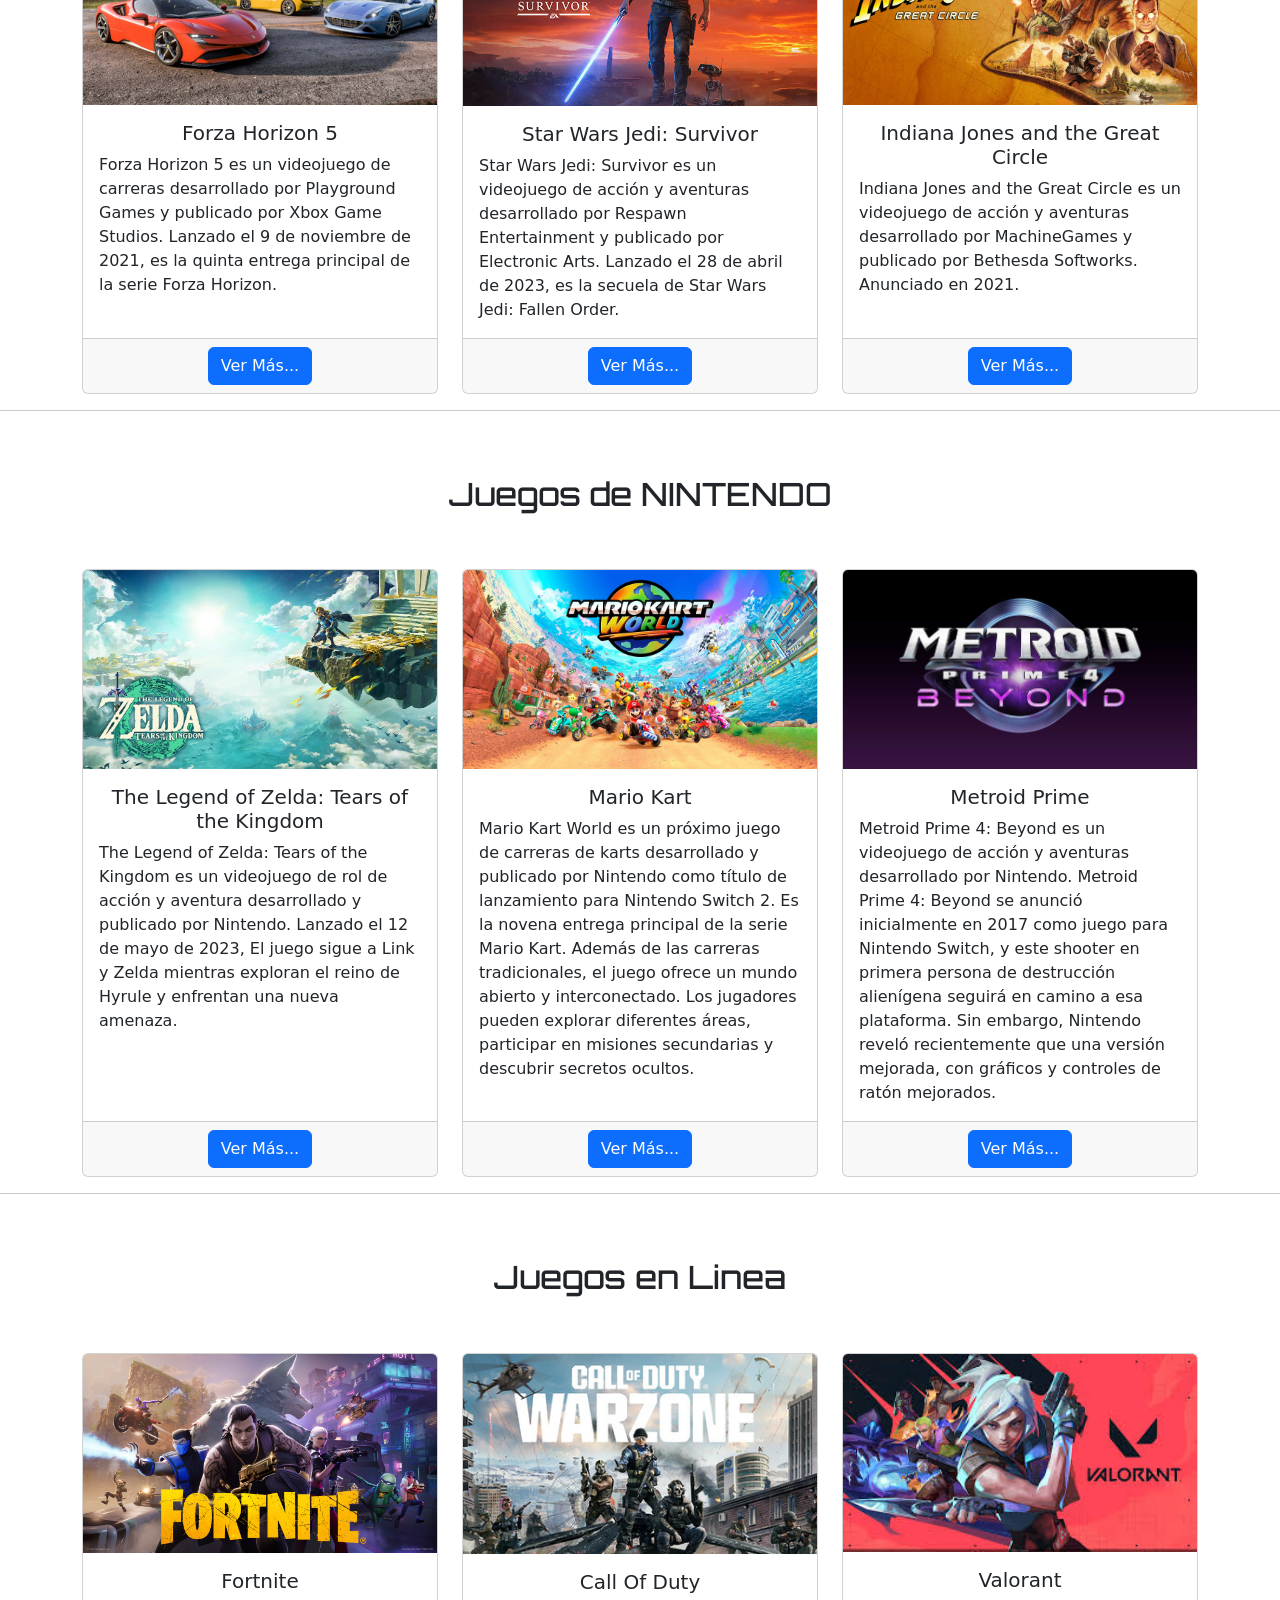
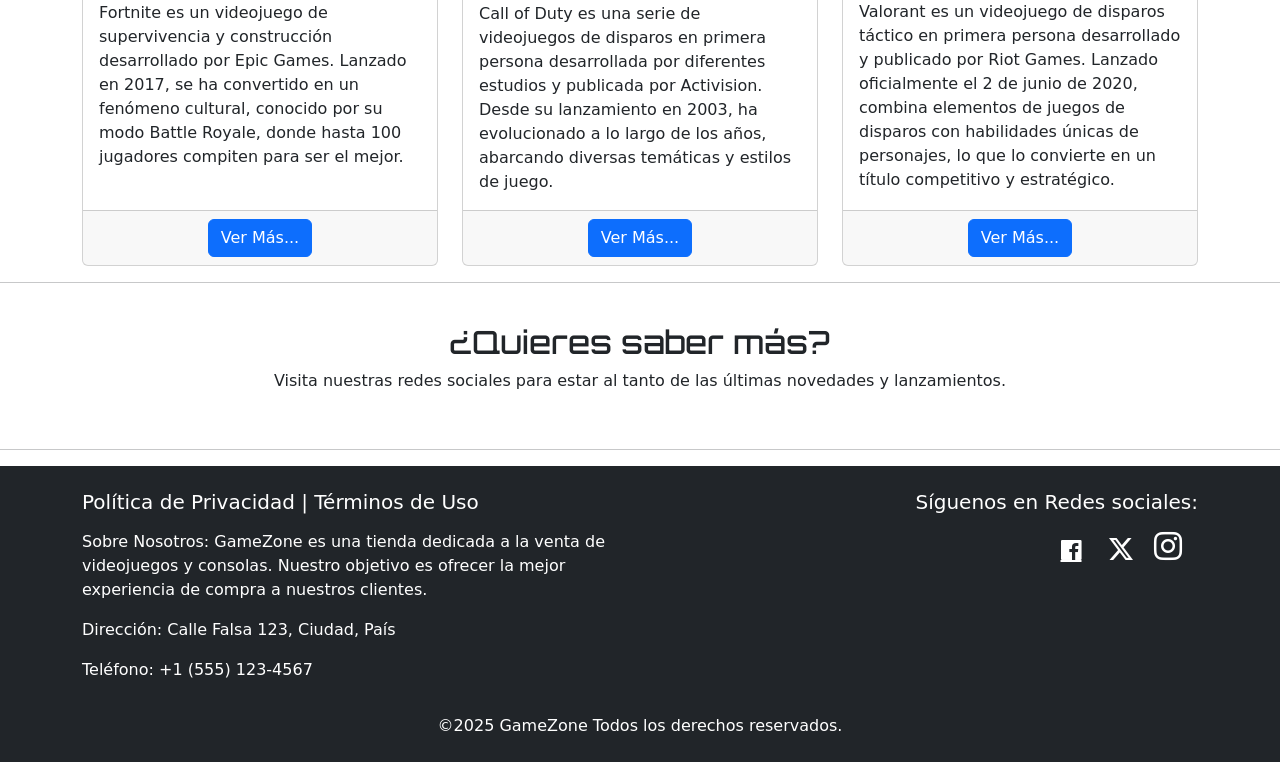
<file: games.html>
<!DOCTYPE html>
<html lang="en">
<head>
    <meta charset="UTF-8">
    <meta name="viewport" content="width=device-width, initial-scale=1.0">
    <link rel="shorcut icon" href="/img/favicon-logo.jpg">
    <link rel="stylesheet" href="/css/bootstrap.min.css">
    <link rel="stylesheet" href="/css/fontello.css">
    <link rel="stylesheet" href="/css/main.css">
    <link href="https://cdn.jsdelivr.net/npm/bootstrap@5.3.6/dist/css/bootstrap.min.css" rel="stylesheet" integrity="sha384-4Q6Gf2aSP4eDXB8Miphtr37CMZZQ5oXLH2yaXMJ2w8e2ZtHTl7GptT4jmndRuHDT" crossorigin="anonymous">
    <link rel="stylesheet" href="https://cdnjs.cloudflare.com/ajax/libs/font-awesome/6.4.0/css/all.min.css">
     <link href="https://cdn.jsdelivr.net/npm/bootstrap-icons/font/bootstrap-icons.css" rel="stylesheet">
    <title>GameZone</title>
</head>
<body>
    <svg xmlns="http://www.w3.org/2000/svg" style="display: none;">
        <symbol id="check2" viewBox="0 0 16 16">
            <path d="M13.854 3.646a.5.5 0 0 1 0 .708l-7 7a.5.5 0 0 1-.708 0l-3.5-3.5a.5.5 0 1 1 .708-.708L6.5 10.293l6.646-6.647a.5.5 0 0 1 .708 0z"/>
        </symbol>
        <symbol id="circle-half" viewBox="0 0 16 16">
            <path d="M8 15A7 7 0 1 0 8 1v14zm0 1A8 8 0 1 1 8 0a8 8 0 0 1 0 16z"/>
        </symbol>
        <symbol id="moon-stars-fill" viewBox="0 0 16 16">
            <path d="M6 .278a.768.768 0 0 1 .08.858 7.208 7.208 0 0 0-.878 3.46c0 4.021 3.278 7.277 7.318 7.277.527 0 1.04-.055 1.533-.16a.787.787 0 0 1 .81.316.733.733 0 0 1-.031.893A8.349 8.349 0 0 1 8.344 16C3.734 16 0 12.286 0 7.71 0 4.266 2.114 1.312 5.124.06A.752.752 0 0 1 6 .278z"/>
            <path d="M10.794 3.148a.217.217 0 0 1 .412 0l.387 1.162c.173.518.579.924 1.097 1.097l1.162.387a.217.217 0 0 1 0 .412l-1.162.387a1.734 1.734 0 0 0-1.097 1.097l-.387 1.162a.217.217 0 0 1-.412 0l-.387-1.162A1.734 1.734 0 0 0 9.31 6.593l-1.162-.387a.217.217 0 0 1 0-.412l1.162-.387a1.734 1.734 0 0 0 1.097-1.097l.387-1.162zM13.863.099a.145.145 0 0 1 .274 0l.258.774c.115.346.386.617.732.732l.774.258a.145.145 0 0 1 0 .274l-.774.258a1.156 1.156 0 0 0-.732.732l-.258.774a.145.145 0 0 1-.274 0l-.258-.774a1.156 1.156 0 0 0-.732-.732l-.774-.258a.145.145 0 0 1 0-.274l.774-.258c.346-.115.617-.386.732-.732L13.863.1z"/>
        </symbol>
        <symbol id="sun-fill" viewBox="0 0 16 16">
            <path d="M8 12a4 4 0 1 0 0-8 4 4 0 0 0 0 8zM8 0a.5.5 0 0 1 .5.5v2a.5.5 0 0 1-1 0v-2A.5.5 0 0 1 8 0zm0 13a.5.5 0 0 1 .5.5v2a.5.5 0 0 1-1 0v-2A.5.5 0 0 1 8 13zm8-5a.5.5 0 0 1-.5.5h-2a.5.5 0 0 1 0-1h2a.5.5 0 0 1 .5.5zM3 8a.5.5 0 0 1-.5.5h-2a.5.5 0 0 1 0-1h2A.5.5 0 0 1 3 8zm10.657-5.657a.5.5 0 0 1 0 .707l-1.414 1.415a.5.5 0 1 1-.707-.708l1.414-1.414a.5.5 0 0 1 .707 0zm-9.193 9.193a.5.5 0 0 1 0 .707L3.05 13.657a.5.5 0 0 1-.707-.707l1.414-1.414a.5.5 0 0 1 .707 0zm9.193 2.121a.5.5 0 0 1-.707 0l-1.414-1.414a.5.5 0 0 1 .707-.707l1.414 1.414a.5.5 0 0 1 0 .707zM4.464 4.465a.5.5 0 0 1-.707 0L2.343 3.05a.5.5 0 1 1 .707-.707l1.414 1.414a.5.5 0 0 1 0 .708z"/>
        </symbol> 
    </svg>
        
    <header>
        <!-- Versión menú Bootstrap 5 -->
        <nav class="navbar navbar-expand-lg bg-dark border-bottom border-body" data-bs-theme="dark">
          <div class="container-fluid">
            <a class="navbar-brand text-white fs-2 fw-bold mb-1" href="index.html">Gamezone</a>
            <button class="navbar-toggler" type="button" data-bs-toggle="collapse" data-bs-target="#navbarNav"
              aria-controls="navbarNav" aria-expanded="false" aria-label="Toggle navigation">
              <span class="navbar-toggler-icon"></span>
            </button>
      
            <div class="collapse navbar-collapse" id="navbarNav">
              <ul class="navbar-nav ms-auto me-3 mb-2 mb-lg-0">
                <li class="nav-item">
                  <a class="nav-link text-white" href="index.html">Home</a>
                </li>
                <li class="nav-item">
                  <a class="nav-link text-white" href="Consolas.html">Consolas</a>
                </li>
                <li class="nav-item">
                  <a class="nav-link text-white" href="games.html">Games</a>
                </li>
                <li class="nav-item">
                  <a class="nav-link text-white" href="retro.html">Retro</a>
                </li>
                <li class="nav-item">
                  <a class="nav-link text-white" href="Laptops.html">Laptops</a>
                </li>
                <li class="nav-item">
                  <a class="nav-link text-white" href="contacto.html">Contact</a>
                </li>
              </ul>
      
              <!-- Formulario de búsqueda -->
              <form class="d-flex" role="search">
                <input class="form-control me-2" type="search" placeholder="Buscar" aria-label="search">
                <button class="btn btn-primary" type="submit">Buscar</button>
              </form>
            </div>
      
            <!-- Dropdown para cambio de tema -->
            <div class="dropdown ms-auto" id="bton">
              <button class="btn btn-bd-primary py-2 dropdown-toggle d-flex align-items-center" id="bd-theme" type="button"
                aria-expanded="false" data-bs-toggle="dropdown" aria-label="Toggle theme (auto)">
                <svg class="bi my-1 theme-icon-active" width="1em" height="1em">
                  <use href="#circle-half"></use>
                </svg>
                <span class="visually-hidden" id="bd-theme-text">Alternar Tema</span>
              </button>
              <ul class="dropdown-menu dropdown-menu-end shadow" aria-labelledby="bd-theme">
                <li>
                  <button type="button" class="dropdown-item d-flex align-items-center" data-bs-theme-value="light"
                    aria-pressed="true">
                    <svg class="bi me-2 opacity-50 theme-icon" width="1em" height="1em">
                      <use href="#sun-fill"></use>
                    </svg>
                    Claro
                    <svg class="bi ms-auto" width="1em" height="1em">
                      <use href="#check2"></use>
                    </svg>
                  </button>
                </li>
                <li>
                  <button type="button" class="dropdown-item d-flex align-items-center" data-bs-theme-value="dark"
                    aria-pressed="false">
                    <svg class="bi me-2 opacity-50 theme-icon" width="1em" height="1em">
                      <use href="#moon-stars-fill"></use>
                    </svg>
                    Oscuro
                    <svg class="bi ms-auto d-none" width="1em" height="1em">
                      <use href="#check2"></use>
                    </svg>
                  </button>
                </li>
                <li>
                  <button type="button" class="dropdown-item d-flex align-items-center" data-bs-theme-value="auto"
                    aria-pressed="false">
                    <svg class="bi me-2 opacity-50 theme-icon" width="1em" height="1em">
                      <use href="#circle-half"></use>
                    </svg>
                    Auto
                    <svg class="bi ms-auto d-none" width="1em" height="1em">
                      <use href="#check2"></use>
                    </svg>
                  </button>
                </li>
              </ul>
            </div>
          </div>
        </nav>
      </header> <!--Fin del Menu-->


   <!-- Carrusel -->
   <div id="carouselExampleIndicators" class="carousel slide">
    <div class="carousel-indicators">
      <button type="button" data-bs-target="#carouselExampleIndicators" data-bs-slide-to="0" class="active" aria-current="true" aria-label="Slide 1"></button>
      <button type="button" data-bs-target="#carouselExampleIndicators" data-bs-slide-to="1" aria-label="Slide 2"></button>
      <button type="button" data-bs-target="#carouselExampleIndicators" data-bs-slide-to="2" aria-label="Slide 3"></button>
    </div>
    <div class="carousel-inner">
      <div class="carousel-item active">
        <img src="carrosuel/Assassins-shadows-hero-image.jpeg" class="d-block w-100" alt="mario" style="width: 100%; height: 500px; object-fit: cover;">
     </div>
      <div class="carousel-item">
        <img src="carrosuel/Metal-gear.jpg" class="d-block w-100" alt="metal" style="width: 100%; height: 500px; object-fit: cover;">
      </div>
      <div class="carousel-item">
        <img src="carrosuel/F1-game.jpg" class="d-block w-100" alt="f1" style="width: 100%; height: 500px; object-fit: cover;">
      </div>
    </div>
    <button class="carousel-control-prev" type="button" data-bs-target="#carouselExampleIndicators" data-bs-slide="prev">
      <span class="carousel-control-prev-icon" aria-hidden="true"></span>
      <span class="visually-hidden">Previous</span>
    </button>
    <button class="carousel-control-next" type="button" data-bs-target="#carouselExampleIndicators" data-bs-slide="next">
      <span class="carousel-control-next-icon" aria-hidden="true"></span>
      <span class="visually-hidden">Next</span>
    </button>
  </div><!--fin del carrusel-->
  <br><br>
  
 <main>
    <!--seccion juegos PS5-->
    <h2 class="text-center pt-5 pb-5">Juegos de PS5</h2>
    <section id="games-container">
        <div class="container">
            <div class="row row-cols-1 row-cols-md-3 g-4">
                <div class="col">
                    <div class="card h-100">
                        <img src="img/God-of-war.jpg" class="card-img-top" alt="PS5">
                        <div class="card-body">
                            <h5 class="card-title text-center">God of War: Ragnarok</h5>
                            <p class="card-text">
                                God of War Ragnarök es un videojuego de acción y aventuras desarrollado por Santa Monica Studio y publicado por Sony Interactive Entertainment. Se lanzó a nivel mundial el 9 de noviembre de 2022.
                                Es la secuela de God of War (2018) y la novena entrega de la serie God of War, que se basa en la mitología nórdica y sigue la historia de Kratos y su hijo Atreus.
                            </p>
                        </div>
                        <div class="card-footer text-center">
                            <button type="button" class="btn btn-primary">Ver Más...</button>
                        </div>
                    </div>
                </div>
                <div class="col">
                    <div class="card h-100">
                        <img src="img/final-fantasy.jpg" class="card-img-top" alt="PS5">
                        <div class="card-body">
                            <h5 class="card-title text-center">Final Fantasy VII Rebirth</h5>
                            <p class="card-text">
                                Final Fantasy VII Rebirth es un videojuego de rol desarrollado y publicado por Square Enix. Lanzado el 29 de febrero de 2024, es la segunda parte del remake de Final Fantasy VII, que reimagina la historia y los personajes del juego original lanzado en 1997.
                            </p>
                        </div>
                        <div class="card-footer text-center">
                            <button type="button" class="btn btn-primary">Ver Más...</button>
                        </div>
                    </div>
                </div>
                <div class="col">
                    <div class="card h-100">
                        <img src="img/astro-boy.jpeg" class="card-img-top" alt="PS5" style="width: 100%; height: 200px; object-fit: cover;">
                        <div class="card-body">
                            <h5 class="card-title text-center">Astro's Playroom</h5>
                            <p class="card-text">
                                Astro's Playroom es un videojuego de plataformas desarrollado por Team Asobi y publicado por Sony Interactive Entertainment. Lanzado el 12 de noviembre de 2020, es un título gratuito que viene preinstalado en todas las consolas PlayStation 5.
                            </p>
                        </div>
                        <div class="card-footer text-center">
                            <button type="button" class="btn btn-primary">Ver Más...</button>
                        </div>
                    </div>
                </div>
            </div>
        </div>
    </section>
    <hr>
    
     <!--seccion juegos Xbox-->
    <h2 class="text-center pt-5 pb-5">Juegos de XBOX</h2>
    <section id="games-container">
        <div class="container">
            <div class="row row-cols-1 row-cols-md-3 g-4">
                <div class="col">
                    <div class="card h-100">
                        <img src="img/Forza-Motor.jpg" class="card-img-top" alt="Xbox">
                        <div class="card-body">
                            <h5 class="card-title text-center">Forza Horizon 5</h5>
                            <p class="card-text">
                                Forza Horizon 5 es un videojuego de carreras desarrollado por Playground Games y 
                                publicado por Xbox Game Studios. Lanzado el 9 de noviembre de 2021, es la quinta entrega principal de la serie Forza Horizon.
                            </p>
                        </div>
                        <div class="card-footer text-center">
                            <button type="button" class="btn btn-primary">Ver Más...</button>
                        </div>
                    </div>
                </div>
                <div class="col">
                    <div class="card h-100">
                        <img src="img/star-wars-jedi.jpg" class="card-img-top" alt="Xbox" style="width: 100%; height: 200px; object-fit: cover;">
                        <div class="card-body">
                            <h5 class="card-title text-center">Star Wars Jedi: Survivor</h5>
                            <p class="card-text">
                                Star Wars Jedi: Survivor es un videojuego de acción y 
                                aventuras desarrollado por Respawn Entertainment y publicado 
                                por Electronic Arts. Lanzado el 28 de abril de 2023, es la secuela de Star Wars Jedi: Fallen Order.
                            </p>
                        </div>
                        <div class="card-footer text-center">
                            <button type="button" class="btn btn-primary">Ver Más...</button>
                        </div>
                    </div>
                </div>
                <div class="col">
                    <div class="card h-100">
                        <img src="img/Indiana-jones.jpg" class="card-img-top" alt="Xbox">
                        <div class="card-body">
                            <h5 class="card-title text-center">Indiana Jones and the Great Circle</h5>
                            <p class="card-text">
                                Indiana Jones and the Great Circle es un videojuego de acción y 
                                aventuras desarrollado por MachineGames y publicado por Bethesda Softworks. 
                                Anunciado en 2021.
                            </p>
                        </div>
                        <div class="card-footer text-center">
                            <button type="button" class="btn btn-primary">Ver Más...</button>
                        </div>
                    </div>
                </div>
            </div>
        </div>
    </section>
    <hr>
     <!--seccion juegos Nintendo-->
    <h2 class="text-center pt-5 pb-5">Juegos de NINTENDO</h2>
    <section id="games-container">
        <div class="container">
            <div class="row row-cols-1 row-cols-md-3 g-4">
                <div class="col">
                    <div class="card h-100">
                        <img src="img/Zelda.jpg" class="card-img-top" alt="Nintendo">
                        <div class="card-body">
                            <h5 class="card-title text-center">The Legend of Zelda: Tears of the Kingdom</h5>
                            <p class="card-text">
                                The Legend of Zelda: Tears of the Kingdom es un videojuego de rol de acción y aventura desarrollado y 
                                publicado por Nintendo. Lanzado el 12 de mayo de 2023, 
                                El juego sigue a Link y Zelda mientras exploran el reino de Hyrule y enfrentan una nueva amenaza.
                            </p>
                        </div>
                        <div class="card-footer text-center">
                            <button type="button" class="btn btn-primary">Ver Más...</button>
                        </div>
                    </div>
                </div>
                <div class="col">
                    <div class="card h-100">
                        <img src="img/Mario-kart.jpg" class="card-img-top" alt="Nintendo">
                        <div class="card-body">
                            <h5 class="card-title text-center">Mario Kart</h5>
                            <p class="card-text">
                                Mario Kart World es un próximo juego de carreras de karts desarrollado y publicado por Nintendo como título de lanzamiento para Nintendo Switch 2. Es la novena entrega principal de la serie Mario Kart. Además de las carreras tradicionales, el juego ofrece un mundo abierto y interconectado.
                                Los jugadores pueden explorar diferentes áreas, participar en misiones secundarias y descubrir secretos ocultos.
                            </p>
                        </div>
                        <div class="card-footer text-center">
                            <button type="button" class="btn btn-primary">Ver Más...</button>
                        </div>
                    </div>
                </div>
                <div class="col">
                    <div class="card h-100">
                        <img src="img/Metroid.jpg" class="card-img-top" alt="Nintendo">
                        <div class="card-body">
                            <h5 class="card-title text-center">Metroid Prime</h5>
                            <p class="card-text">
                                Metroid Prime 4: Beyond es un videojuego de acción y aventuras desarrollado por Nintendo.
                                Metroid Prime 4: Beyond se anunció inicialmente en 2017 como juego para Nintendo Switch, 
                                y este shooter en primera persona de destrucción alienígena seguirá en camino a esa plataforma. 
                                Sin embargo, Nintendo reveló recientemente que una versión mejorada, con gráficos y controles de ratón mejorados.
                            </p>
                        </div>
                        <div class="card-footer text-center">
                            <button type="button" class="btn btn-primary">Ver Más...</button>
                        </div>
                    </div>
                </div>
            </div>
        </div><!--Fin del container-->
    </section>
    <hr>
    <!--seccion de Juegos online-->
   <h2 class="text-center pt-5 pb-5">Juegos en Linea</h2>
    <section id="games-container">
        <div class="container">
            <div class="row row-cols-1 row-cols-md-3 g-4">
                <div class="col">
                    <div class="card h-100">
                        <img src="img/Fornite.jpeg" class="card-img-top" alt="Fortnite">
                        <div class="card-body">
                            <h5 class="card-title text-center">Fortnite</h5>
                            <p class="card-text">
                                Fortnite es un videojuego de supervivencia y construcción desarrollado por Epic Games. 
                                Lanzado en 2017, se ha convertido en un fenómeno cultural, 
                                conocido por su modo Battle Royale, donde hasta 100 jugadores compiten para ser el mejor.
                            </p>
                        </div>
                        <div class="card-footer text-center">
                            <button type="button" class="btn btn-primary">Ver Más...</button>
                        </div>
                    </div>
                </div>
                <div class="col">
                    <div class="card h-100">
                        <img src="img/call-of-duty.jpg" class="card-img-top" alt="Call of Duty" style="width: 100%; height: 200px; object-fit: cover;">
                        <div class="card-body">
                            <h5 class="card-title text-center">Call Of Duty</h5>
                            <p class="card-text">
                                Call of Duty es una serie de videojuegos de disparos en primera persona desarrollada por diferentes estudios y publicada por Activision. Desde su lanzamiento en 2003, ha evolucionado a lo largo de los años, abarcando diversas temáticas y estilos de juego.
                            </p>
                        </div>
                        <div class="card-footer text-center">
                            <button type="button" class="btn btn-primary">Ver Más...</button>
                        </div>
                    </div>
                </div>
                <div class="col">
                    <div class="card h-100">
                        <img src="img/valorant.jpeg" class="card-img-top" alt="Valorant">
                        <div class="card-body">
                            <h5 class="card-title text-center">Valorant</h5>
                            <p class="card-text">
                                Valorant es un videojuego de disparos táctico en primera persona desarrollado y 
                                publicado por Riot Games. Lanzado oficialmente el 2 de junio de 2020, 
                                combina elementos de juegos de disparos con habilidades únicas de personajes,
                                lo que lo convierte en un título competitivo y estratégico.
                            </p>
                        </div>
                        <div class="card-footer text-center">
                            <button type="button" class="btn btn-primary">Ver Más...</button>
                        </div>
                    </div>
                </div>
            </div>
        </div><!--Fin del container-->
    </section><!--fin seccion de juegos-->
    <hr>
    
   <div class="container py-4">
        <h2 class="text-center">¿Quieres saber más?</h2>
        <p class="text-center">Visita nuestras redes sociales para estar al tanto de las últimas novedades y lanzamientos.</p>
    </div>
    <hr>
  
   <!--footer con bootstrap version 5-->
   <footer class="bg-dark text-white py-4">
    <div class="container">
        <div class="row">
            <div class="col-md-6 text-center text-md-start">
                <h5 class="mb-3">Política de Privacidad | Términos de Uso</h5>
                <p>Sobre Nosotros: GameZone es una tienda dedicada a la venta de videojuegos y consolas. Nuestro objetivo es ofrecer la mejor experiencia de compra a nuestros clientes.</p>
                <p>Dirección: Calle Falsa 123, Ciudad, País</p>
                <p>Teléfono: +1 (555) 123-4567</p>
            </div>
            <div class="col-md-6 text-center text-md-end">
                <h5 class="mb-3">Síguenos en Redes sociales:</h5>
                <div class="redes">
                    <a class="icon-facebook-official text-white me-3" href="https://www.facebook.com" target="_blank" style="font-size: 1.5rem;"></a>
                     <a href="https://x.com" target="_blank" class="text-white me-3" style="font-size: 1.5rem;"><i class="bi bi-twitter-x"></i></a>
                    <a href="#" class="text-white me-3 text-decoration-none"><i class="fab fa-instagram fa-2x"></i></a>
                </div>
            </div>
        </div><!--Fin del container-->
        <div class="text-center mt-3">
            <p class="mb-0">©2025 GameZone Todos los derechos reservados.</p>
        </div>
    </div>
</footer>
   <script src="/js/bootstrap.bundle.min.js"></script>
   <script src="js/color-modes.js"></script>
</body>
</html>
</file>
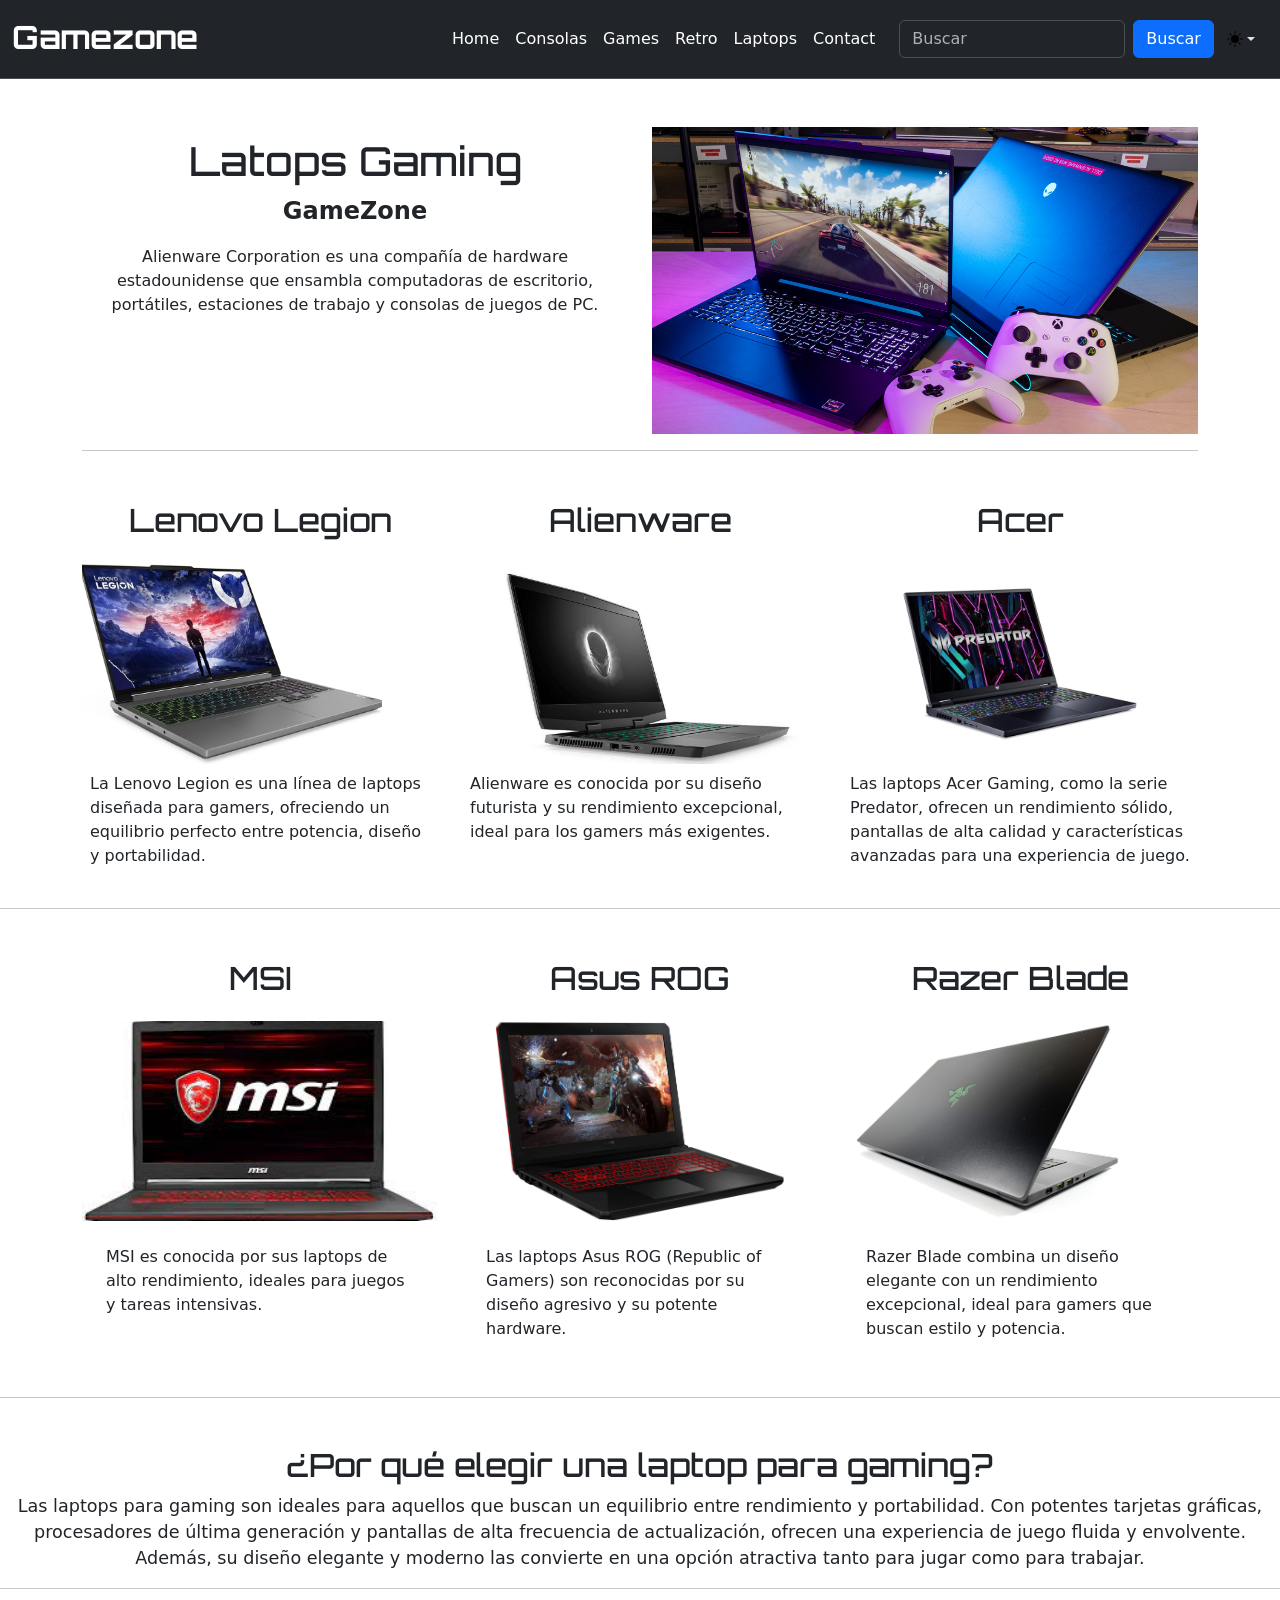
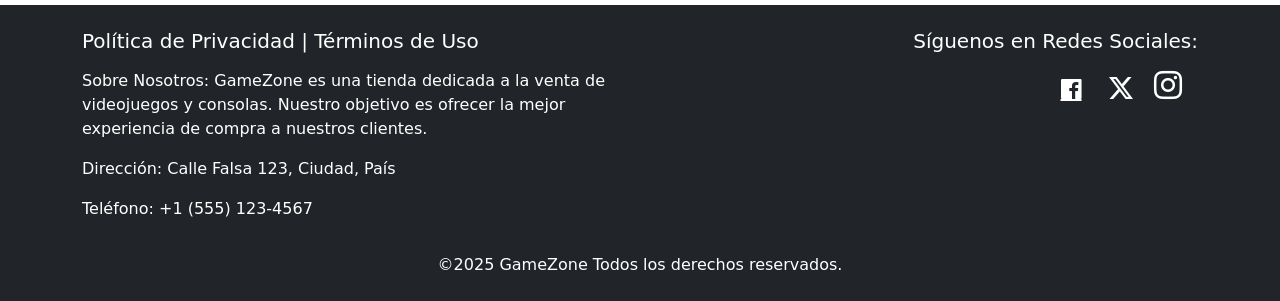
<file: Laptops.html>
<!DOCTYPE html>
<html lang="en">
<head>
    <meta charset="UTF-8">
    <meta name="viewport" content="width=device-width, initial-scale=1.0">
    <link rel="shorcut icon" href="/img/favicon-logo.jpg">
    <link rel="stylesheet" href="/css/bootstrap.min.css">
    <link rel="stylesheet" href="/css/fontello.css">
    <link rel="stylesheet" href="/css/main.css">
    <link rel="stylesheet" href="/css/retro.css">
    <link rel="stylesheet" href="https://cdnjs.cloudflare.com/ajax/libs/font-awesome/6.4.0/css/all.min.css">
    <link href="https://cdn.jsdelivr.net/npm/bootstrap-icons/font/bootstrap-icons.css" rel="stylesheet">
    <title>GameZone</title>
</head>
<body>
    <svg xmlns="http://www.w3.org/2000/svg" style="display: none;">
        <symbol id="check2" viewBox="0 0 16 16">
            <path d="M13.854 3.646a.5.5 0 0 1 0 .708l-7 7a.5.5 0 0 1-.708 0l-3.5-3.5a.5.5 0 1 1 .708-.708L6.5 10.293l6.646-6.647a.5.5 0 0 1 .708 0z"/>
        </symbol>
        <symbol id="circle-half" viewBox="0 0 16 16">
            <path d="M8 15A7 7 0 1 0 8 1v14zm0 1A8 8 0 1 1 8 0a8 8 0 0 1 0 16z"/>
        </symbol>
        <symbol id="moon-stars-fill" viewBox="0 0 16 16">
            <path d="M6 .278a.768.768 0 0 1 .08.858 7.208 7.208 0 0 0-.878 3.46c0 4.021 3.278 7.277 7.318 7.277.527 0 1.04-.055 1.533-.16a.787.787 0 0 1 .81.316.733.733 0 0 1-.031.893A8.349 8.349 0 0 1 8.344 16C3.734 16 0 12.286 0 7.71 0 4.266 2.114 1.312 5.124.06A.752.752 0 0 1 6 .278z"/>
            <path d="M10.794 3.148a.217.217 0 0 1 .412 0l.387 1.162c.173.518.579.924 1.097 1.097l1.162.387a.217.217 0 0 1 0 .412l-1.162.387a1.734 1.734 0 0 0-1.097 1.097l-.387 1.162a.217.217 0 0 1-.412 0l-.387-1.162A1.734 1.734 0 0 0 9.31 6.593l-1.162-.387a.217.217 0 0 1 0-.412l1.162-.387a1.734 1.734 0 0 0 1.097-1.097l.387-1.162zM13.863.099a.145.145 0 0 1 .274 0l.258.774c.115.346.386.617.732.732l.774.258a.145.145 0 0 1 0 .274l-.774.258a1.156 1.156 0 0 0-.732.732l-.258.774a.145.145 0 0 1-.274 0l-.258-.774a1.156 1.156 0 0 0-.732-.732l-.774-.258a.145.145 0 0 1 0-.274l.774-.258c.346-.115.617-.386.732-.732L13.863.1z"/>
        </symbol>
        <symbol id="sun-fill" viewBox="0 0 16 16">
            <path d="M8 12a4 4 0 1 0 0-8 4 4 0 0 0 0 8zM8 0a.5.5 0 0 1 .5.5v2a.5.5 0 0 1-1 0v-2A.5.5 0 0 1 8 0zm0 13a.5.5 0 0 1 .5.5v2a.5.5 0 0 1-1 0v-2A.5.5 0 0 1 8 13zm8-5a.5.5 0 0 1-.5.5h-2a.5.5 0 0 1 0-1h2a.5.5 0 0 1 .5.5zM3 8a.5.5 0 0 1-.5.5h-2a.5.5 0 0 1 0-1h2A.5.5 0 0 1 3 8zm10.657-5.657a.5.5 0 0 1 0 .707l-1.414 1.415a.5.5 0 1 1-.707-.708l1.414-1.414a.5.5 0 0 1 .707 0zm-9.193 9.193a.5.5 0 0 1 0 .707L3.05 13.657a.5.5 0 0 1-.707-.707l1.414-1.414a.5.5 0 0 1 .707 0zm9.193 2.121a.5.5 0 0 1-.707 0l-1.414-1.414a.5.5 0 0 1 .707-.707l1.414 1.414a.5.5 0 0 1 0 .707zM4.464 4.465a.5.5 0 0 1-.707 0L2.343 3.05a.5.5 0 1 1 .707-.707l1.414 1.414a.5.5 0 0 1 0 .708z"/>
        </symbol> 
    </svg>
        
    <header>
        <!-- Versión menú Bootstrap 5 -->
        <nav class="navbar navbar-expand-lg bg-dark border-bottom border-body" data-bs-theme="dark">
          <div class="container-fluid">
            <a class="navbar-brand text-white fs-2 fw-bold mb-1" href="index.html">Gamezone</a>
            <button class="navbar-toggler" type="button" data-bs-toggle="collapse" data-bs-target="#navbarNav"
              aria-controls="navbarNav" aria-expanded="false" aria-label="Toggle navigation">
              <span class="navbar-toggler-icon"></span>
            </button>
      
            <div class="collapse navbar-collapse" id="navbarNav">
              <ul class="navbar-nav ms-auto me-3 mb-2 mb-lg-0">
                <li class="nav-item">
                  <a class="nav-link text-white" href="index.html">Home</a>
                </li>
                <li class="nav-item">
                  <a class="nav-link text-white" href="Consolas.html">Consolas</a>
                </li>
                <li class="nav-item">
                  <a class="nav-link text-white" href="games.html">Games</a>
                </li>
                <li class="nav-item">
                  <a class="nav-link text-white" href="retro.html">Retro</a>
                </li>
                <li class="nav-item">
                  <a class="nav-link text-white" href="Laptops.html">Laptops</a>
                </li>
                <li class="nav-item">
                  <a class="nav-link text-white" href="contacto.html">Contact</a>
                </li>
              </ul>
      
              <!-- Formulario de búsqueda -->
              <form class="d-flex" role="search">
                <input class="form-control me-2" type="search" placeholder="Buscar" aria-label="search">
                <button class="btn btn-primary" type="submit">Buscar</button>
              </form>
            </div>
      
            <!-- Dropdown para cambio de tema -->
            <div class="dropdown ms-auto" id="bton">
              <button class="btn btn-bd-primary py-2 dropdown-toggle d-flex align-items-center" id="bd-theme" type="button"
                aria-expanded="false" data-bs-toggle="dropdown" aria-label="Toggle theme (auto)">
                <svg class="bi my-1 theme-icon-active" width="1em" height="1em">
                  <use href="#circle-half"></use>
                </svg>
                <span class="visually-hidden" id="bd-theme-text">Alternar Tema</span>
              </button>
              <ul class="dropdown-menu dropdown-menu-end shadow" aria-labelledby="bd-theme">
                <li>
                  <button type="button" class="dropdown-item d-flex align-items-center" data-bs-theme-value="light"
                    aria-pressed="true">
                    <svg class="bi me-2 opacity-50 theme-icon" width="1em" height="1em">
                      <use href="#sun-fill"></use>
                    </svg>
                    Claro
                    <svg class="bi ms-auto" width="1em" height="1em">
                      <use href="#check2"></use>
                    </svg>
                  </button>
                </li>
                <li>
                  <button type="button" class="dropdown-item d-flex align-items-center" data-bs-theme-value="dark"
                    aria-pressed="false">
                    <svg class="bi me-2 opacity-50 theme-icon" width="1em" height="1em">
                      <use href="#moon-stars-fill"></use>
                    </svg>
                    Oscuro
                    <svg class="bi ms-auto d-none" width="1em" height="1em">
                      <use href="#check2"></use>
                    </svg>
                  </button>
                </li>
                <li>
                  <button type="button" class="dropdown-item d-flex align-items-center" data-bs-theme-value="auto"
                    aria-pressed="false">
                    <svg class="bi me-2 opacity-50 theme-icon" width="1em" height="1em">
                      <use href="#circle-half"></use>
                    </svg>
                    Auto
                    <svg class="bi ms-auto d-none" width="1em" height="1em">
                      <use href="#check2"></use>
                    </svg>
                  </button>
                </li>
              </ul>
            </div>
          </div>
        </nav>
      </header> <!--Fin del Menu-->
      
      <!--Seecon Titulo Laptops-->
      <div class="container mt-5">
       <div class="row">
           <div class="col-md-6">
               <h1 class="text-center">Latops Gaming</h1>
               <p class="text-center" style="font-weight:bold; font-size: 1.5em;;">GameZone</p>
               <p class="text-center" style="text-align: justify;">Alienware Corporation es una compañía de hardware estadounidense que ensambla computadoras de escritorio, 
                  portátiles, estaciones de trabajo y consolas de juegos de PC.
               </p>
           </div>
           <div class="col-md-6">
               <img src="img/latops-gaming.jpg" alt="Latops Gaming" class="img-fluid">
           </div>
       </div>
       <hr>
       <div class="row mt-4">
           <div class="col-md-4">
               <h2 class="p-3">Lenovo Legion</h2>
               <img  src="img/lenovo-legion.jpg" class="img-fluid" alt="lenovo-legion" style="width: 300px; height: 200px; object-fit: cover;">
                <p class="p-2">La Lenovo Legion es una línea de laptops diseñada para gamers, ofreciendo un equilibrio perfecto entre potencia, 
                   diseño y portabilidad.
                </p>
           </div>
           <div class="col-md-4">
               <h2 class="p-3">Alienware</h2>
               <img src="img/Alien-latop.jpg" class="img-fluid" alt="Alienware" style="width: 100%; height: 200px; object-fit: cover;">
               <p class="p-2">Alienware es conocida por su diseño futurista y su rendimiento excepcional, ideal para los gamers más exigentes.</p>
           </div>
           <div class="col-md-4">
               <h2 class="p-3">Acer</h2>
               <img src="img/acer-latop.jpg"  class="img-fluid" alt="Acer" style="width: 100%; height: 200px; object-fit: cover;">
               <p class="p-2">Las laptops Acer Gaming, como la serie Predator, ofrecen un rendimiento sólido, 
                  pantallas de alta calidad y características avanzadas para una experiencia de juego.
               </p>
           </div>
      </div> 
   </div><!--Fin del container-->
     <section><!--Fin de la seccion Laptops-->
        <hr>

        <!--Seccion2 Laptops Gaming-->
          <div class="container">
                <div class="row mt-4">
                    <div class="col-md-4">
                        <h2 class="p-3">MSI</h2>
                        <img src="img/msi-latop.jpeg" class="img-fluid" alt="MSI" style="width: 100%; height: 200px; object-fit: cover;">
                        <p class="p-4">MSI es conocida por sus laptops de alto rendimiento, ideales para juegos y tareas intensivas.</p>
                    </div>
                    <div class="col-md-4">
                        <h2 class="p-3">Asus ROG</h2>
                        <img src="img/Asus-Rog.jpg" class="img-fluid" alt="Asus ROG" style="width: 100%; height: 200px; object-fit: cover;">
                        <p class="p-4">Las laptops Asus ROG (Republic of Gamers) son reconocidas por su diseño agresivo y su potente hardware.</p>
                    </div>
                    <div class="col-md-4">
                        <h2 class="p-3">Razer Blade</h2>
                        <img src="img/razer-blade.jpg" class="img-fluid" alt="Razer Blade" style="width: 300px; height: 200px; object-fit: cover;">
                        <p class="p-4">Razer Blade combina un diseño elegante con un rendimiento excepcional, ideal para gamers que buscan estilo y potencia.</p>
                    </div>
                </div>
          </div> <!--Fin del Container-->
      </section> <!--Fin de la seccion2 Laptops Gaming-->
       <hr>
      
      <article>
        <h2 class="text-center mt-5">¿Por qué elegir una laptop para gaming?</h2>
        <p class="text-center" style="text-align: justify; font-size: 1.1em;">Las laptops para gaming son ideales para aquellos que buscan un equilibrio entre rendimiento y portabilidad. 
           Con potentes tarjetas gráficas, procesadores de última generación y pantallas de alta frecuencia de actualización, 
           ofrecen una experiencia de juego fluida y envolvente. Además, su diseño elegante y moderno las convierte en una opción atractiva tanto para jugar como para trabajar.
        </p>
     </article>
     <hr>

     <!--Footer con Bootstrap version 5-->
     <footer class="bg-dark text-white py-4">
        <div class="container">
            <div class="row">
                <div class="col-md-6 text-center text-md-start">
                    <h5 class="mb-3">Política de Privacidad | Términos de Uso</h5>
                    <p>Sobre Nosotros: GameZone es una tienda dedicada a la venta de videojuegos y consolas. Nuestro objetivo es ofrecer la mejor experiencia de compra a nuestros clientes.</p>
                    <p>Dirección: Calle Falsa 123, Ciudad, País</p>
                    <p>Teléfono: +1 (555) 123-4567</p>
                </div>
                <div class="col-md-6 text-center text-md-end">
                    <h5 class="mb-3">Síguenos en Redes Sociales:</h5>
                    <div class="redes">
                        <a class="icon-facebook-official text-white me-3" href="https://www.facebook.com" target="_blank" style="font-size: 1.5rem;"></a>
                        <a href="https://x.com" target="_blank" class="text-white me-3" style="font-size: 1.5rem;"><i class="bi bi-twitter-x"></i></a>
                       <a href="#" class="text-white me-3 text-decoration-none"><i class="fab fa-instagram fa-2x"></i></a>
                    </div>
                </div>
            </div>
            <div class="text-center mt-3">
                <p class="mb-0">©2025 GameZone Todos los derechos reservados.</p>
            </div>
        </div>
    </footer>
   <script src="/js/bootstrap.bundle.min.js"></script>
   <script src="js/color-modes.js"></script>
</body>
</html>
</file>
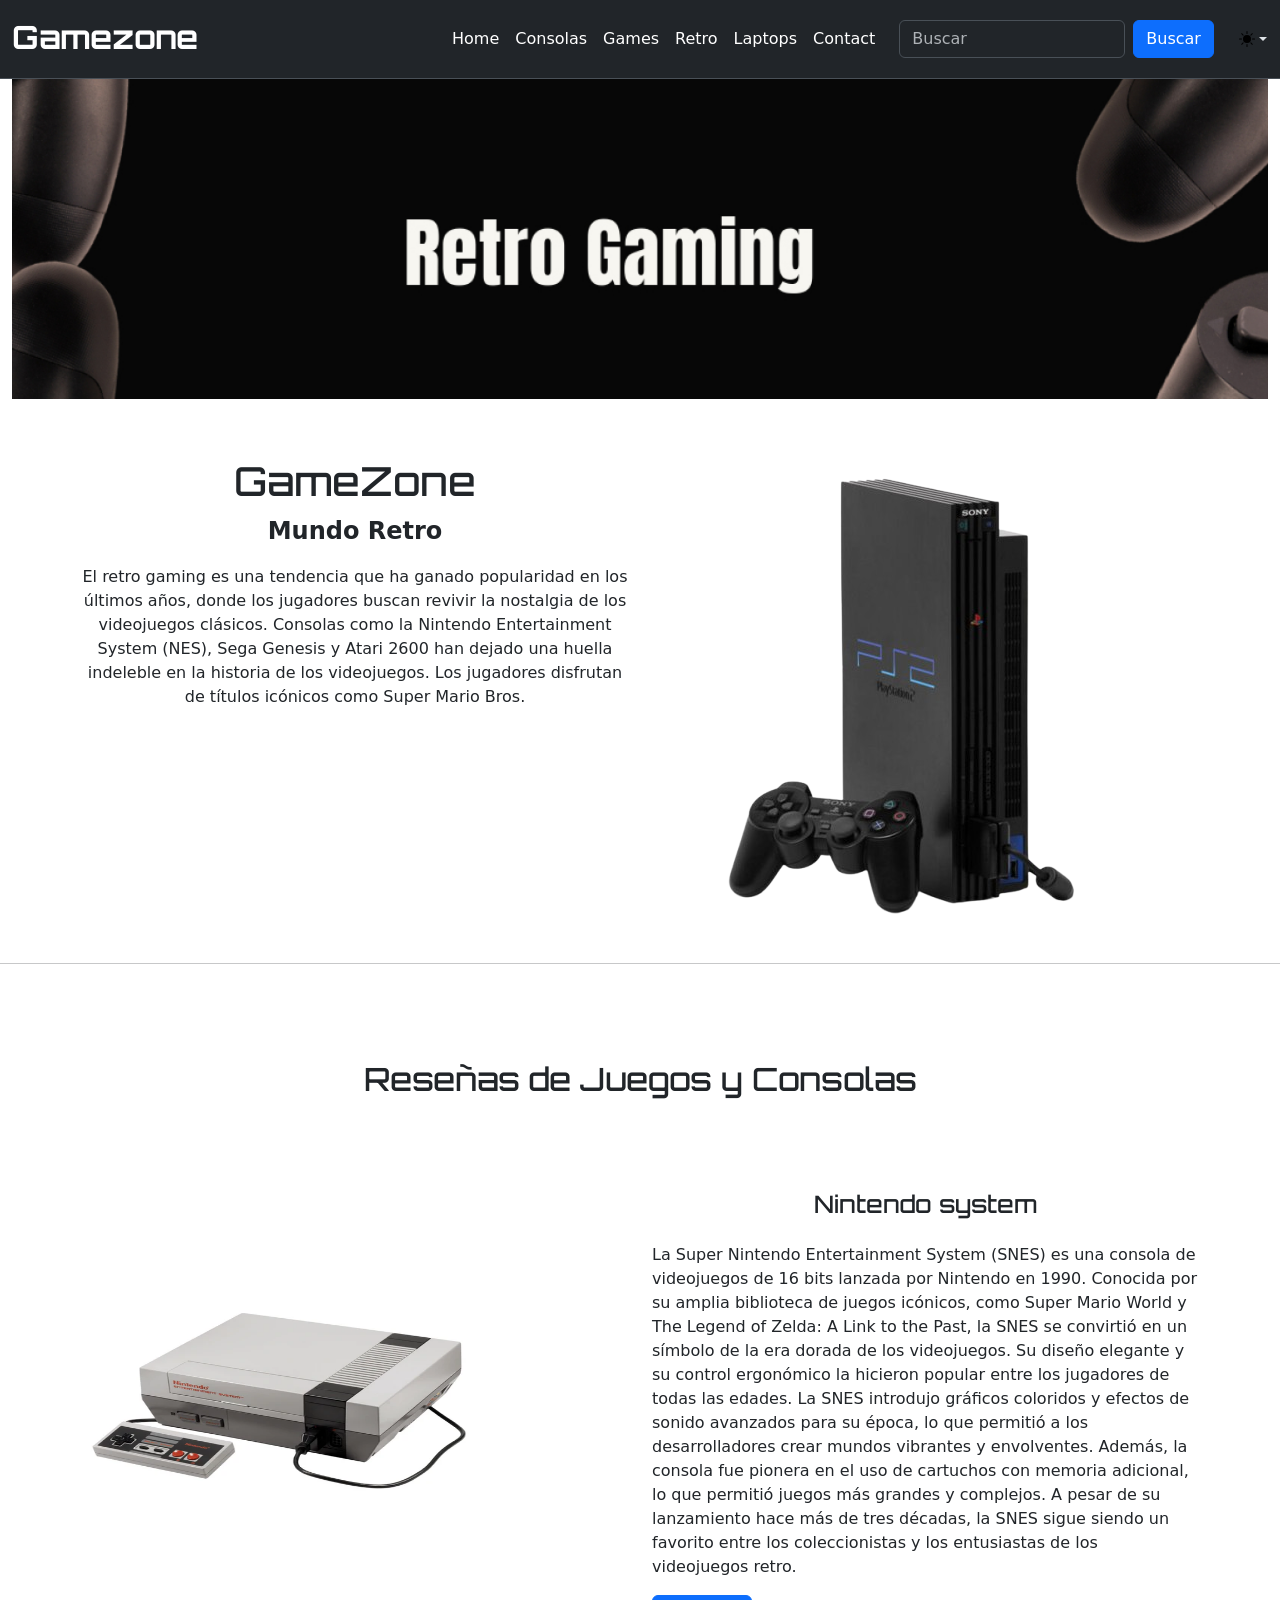
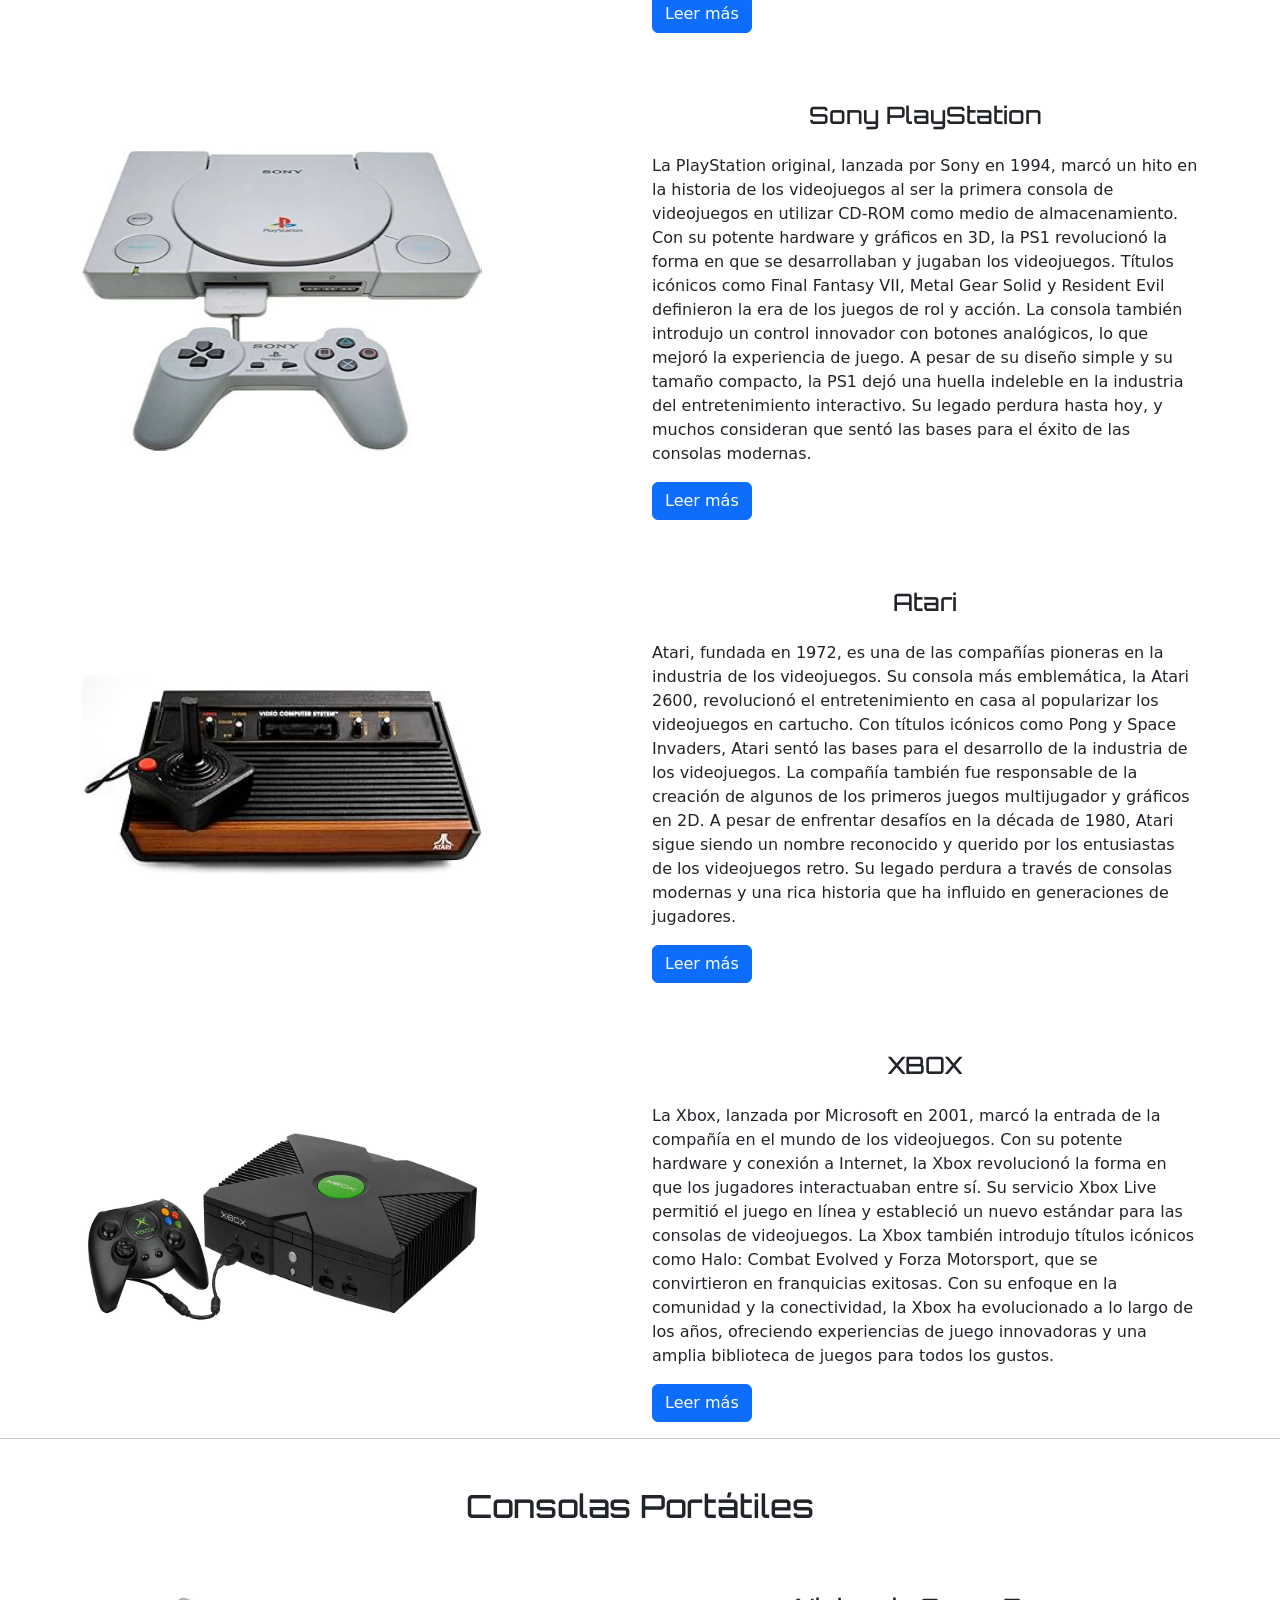
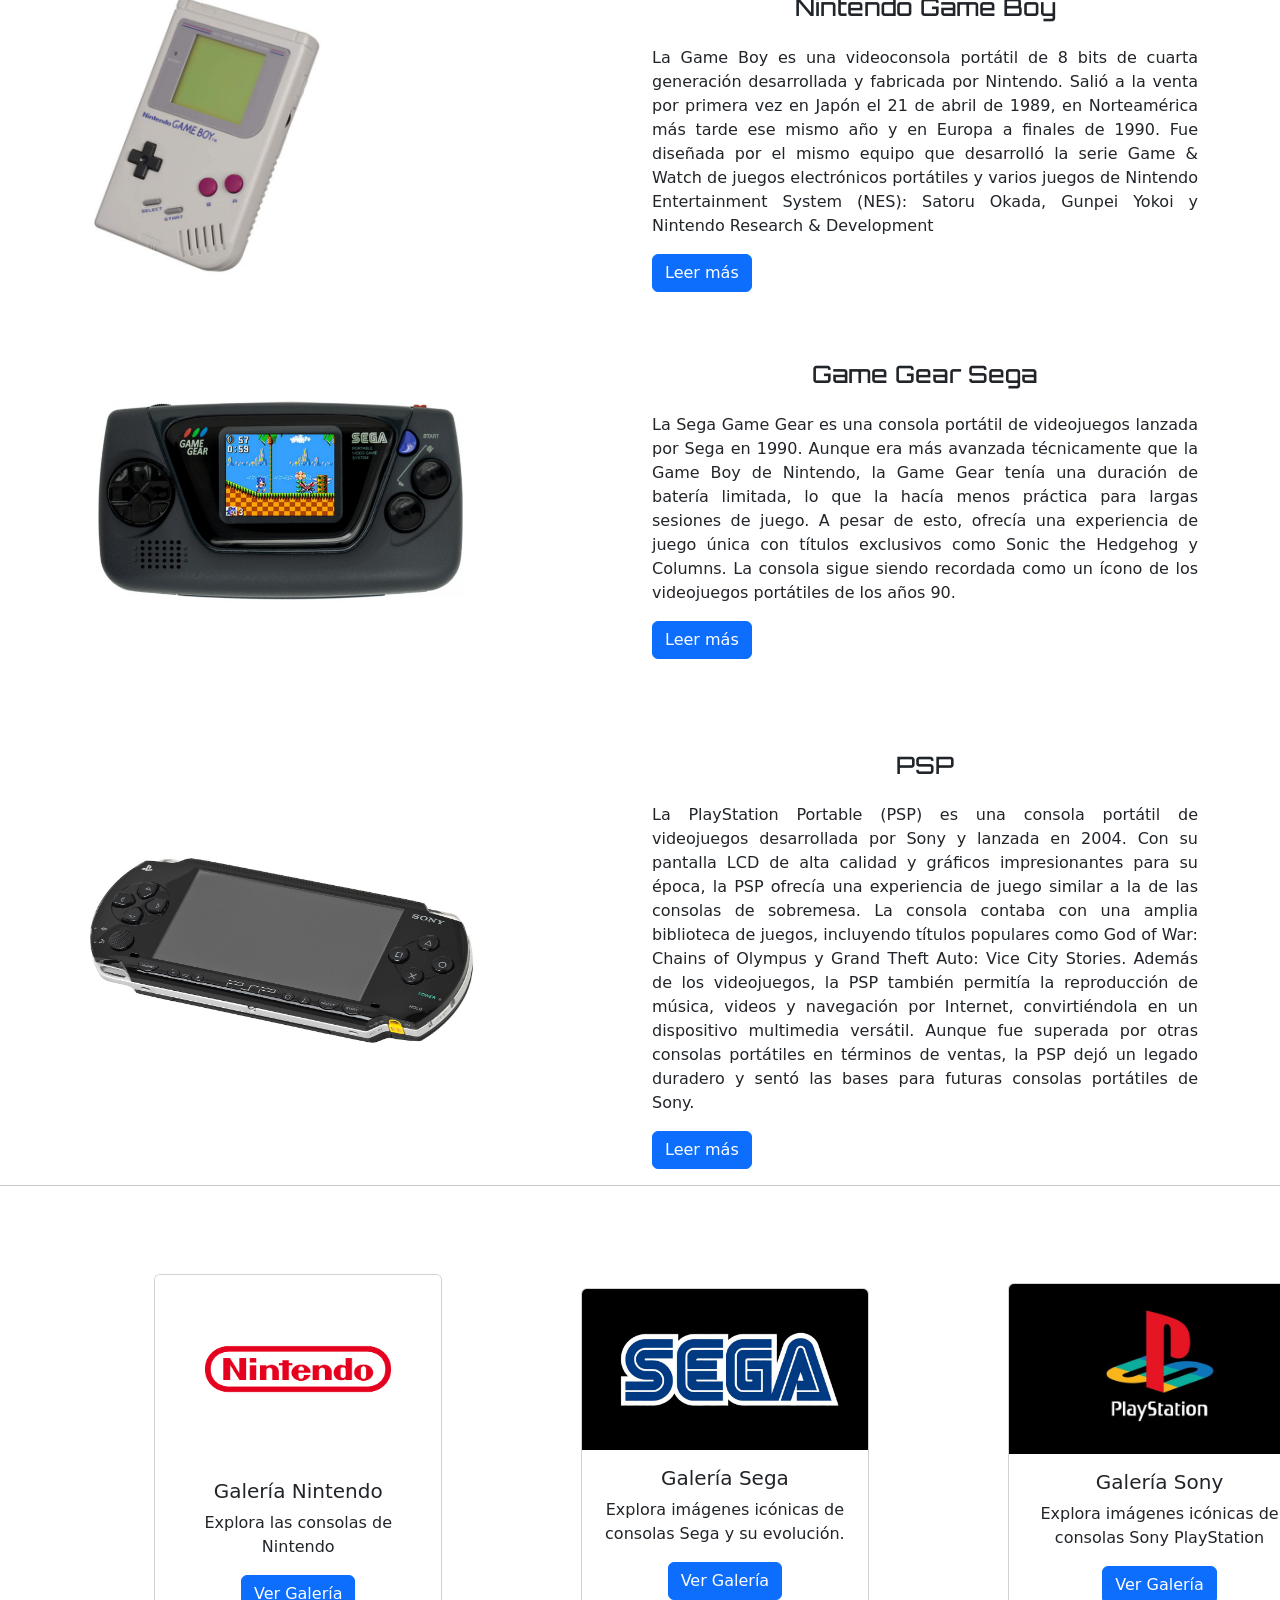
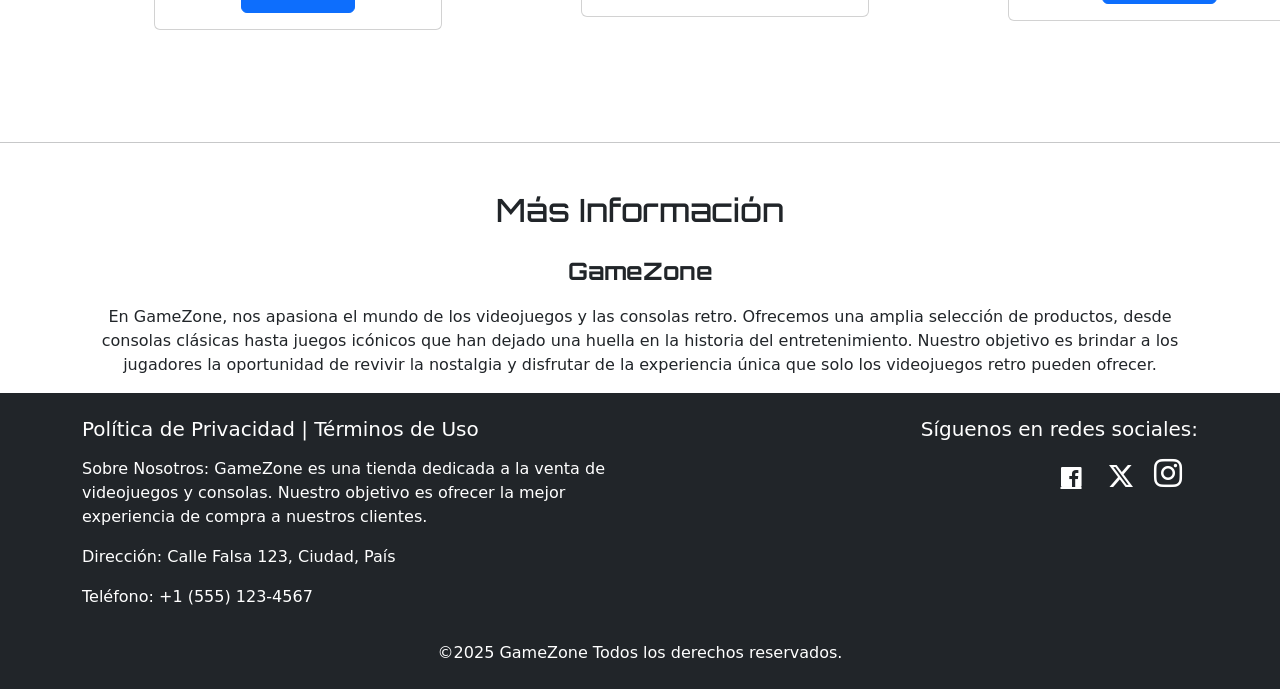
<file: retro.html>
<!DOCTYPE html>
<html lang="en">
<head>
    <meta charset="UTF-8">
    <meta name="viewport" content="width=device-width, initial-scale=1.0">
    <link rel="shorcut icon" href="/img/favicon-logo.jpg">
    <link rel="stylesheet" href="/css/bootstrap.min.css">
    <link rel="stylesheet" href="/css/fontello.css">
    <link rel="stylesheet" href="/css/retro.css">
    <link rel="stylesheet" href="https://cdnjs.cloudflare.com/ajax/libs/font-awesome/6.4.0/css/all.min.css">
    <link href="https://cdn.jsdelivr.net/npm/bootstrap-icons/font/bootstrap-icons.css" rel="stylesheet">
    <title>GameZone</title>
</head>
<body>
  <svg xmlns="http://www.w3.org/2000/svg" style="display: none;">
    <symbol id="check2" viewBox="0 0 16 16">
        <path d="M13.854 3.646a.5.5 0 0 1 0 .708l-7 7a.5.5 0 0 1-.708 0l-3.5-3.5a.5.5 0 1 1 .708-.708L6.5 10.293l6.646-6.647a.5.5 0 0 1 .708 0z"/>
    </symbol>
    <symbol id="circle-half" viewBox="0 0 16 16">
        <path d="M8 15A7 7 0 1 0 8 1v14zm0 1A8 8 0 1 1 8 0a8 8 0 0 1 0 16z"/>
    </symbol>
    <symbol id="moon-stars-fill" viewBox="0 0 16 16">
        <path d="M6 .278a.768.768 0 0 1 .08.858 7.208 7.208 0 0 0-.878 3.46c0 4.021 3.278 7.277 7.318 7.277.527 0 1.04-.055 1.533-.16a.787.787 0 0 1 .81.316.733.733 0 0 1-.031.893A8.349 8.349 0 0 1 8.344 16C3.734 16 0 12.286 0 7.71 0 4.266 2.114 1.312 5.124.06A.752.752 0 0 1 6 .278z"/>
        <path d="M10.794 3.148a.217.217 0 0 1 .412 0l.387 1.162c.173.518.579.924 1.097 1.097l1.162.387a.217.217 0 0 1 0 .412l-1.162.387a1.734 1.734 0 0 0-1.097 1.097l-.387 1.162a.217.217 0 0 1-.412 0l-.387-1.162A1.734 1.734 0 0 0 9.31 6.593l-1.162-.387a.217.217 0 0 1 0-.412l1.162-.387a1.734 1.734 0 0 0 1.097-1.097l.387-1.162zM13.863.099a.145.145 0 0 1 .274 0l.258.774c.115.346.386.617.732.732l.774.258a.145.145 0 0 1 0 .274l-.774.258a1.156 1.156 0 0 0-.732.732l-.258.774a.145.145 0 0 1-.274 0l-.258-.774a1.156 1.156 0 0 0-.732-.732l-.774-.258a.145.145 0 0 1 0-.274l.774-.258c.346-.115.617-.386.732-.732L13.863.1z"/>
    </symbol>
    <symbol id="sun-fill" viewBox="0 0 16 16">
        <path d="M8 12a4 4 0 1 0 0-8 4 4 0 0 0 0 8zM8 0a.5.5 0 0 1 .5.5v2a.5.5 0 0 1-1 0v-2A.5.5 0 0 1 8 0zm0 13a.5.5 0 0 1 .5.5v2a.5.5 0 0 1-1 0v-2A.5.5 0 0 1 8 13zm8-5a.5.5 0 0 1-.5.5h-2a.5.5 0 0 1 0-1h2a.5.5 0 0 1 .5.5zM3 8a.5.5 0 0 1-.5.5h-2a.5.5 0 0 1 0-1h2A.5.5 0 0 1 3 8zm10.657-5.657a.5.5 0 0 1 0 .707l-1.414 1.415a.5.5 0 1 1-.707-.708l1.414-1.414a.5.5 0 0 1 .707 0zm-9.193 9.193a.5.5 0 0 1 0 .707L3.05 13.657a.5.5 0 0 1-.707-.707l1.414-1.414a.5.5 0 0 1 .707 0zm9.193 2.121a.5.5 0 0 1-.707 0l-1.414-1.414a.5.5 0 0 1 .707-.707l1.414 1.414a.5.5 0 0 1 0 .707zM4.464 4.465a.5.5 0 0 1-.707 0L2.343 3.05a.5.5 0 1 1 .707-.707l1.414 1.414a.5.5 0 0 1 0 .708z"/>
    </symbol> 
</svg>
    
<header>
    <!-- Versión menú Bootstrap 5 -->
    <nav class="navbar navbar-expand-lg bg-dark border-bottom border-body" data-bs-theme="dark">
      <div class="container-fluid">
        <a class="navbar-brand text-white fs-2 fw-bold mb-1" href="index.html">Gamezone</a>
        <button class="navbar-toggler" type="button" data-bs-toggle="collapse" data-bs-target="#navbarNav"
          aria-controls="navbarNav" aria-expanded="false" aria-label="Toggle navigation">
          <span class="navbar-toggler-icon"></span>
        </button>
        
  
        <div class="collapse navbar-collapse" id="navbarNav">
          <ul class="navbar-nav ms-auto me-3 mb-2 mb-lg-0">
            <li class="nav-item">
              <a class="nav-link text-white" href="index.html">Home</a>
            </li>
            <li class="nav-item">
              <a class="nav-link text-white" href="Consolas.html">Consolas</a>
            </li>
            <li class="nav-item">
              <a class="nav-link text-white" href="games.html">Games</a>
            </li>
            <li class="nav-item">
              <a class="nav-link text-white" href="retro.html">Retro</a>
            </li>
            <li class="nav-item">
              <a class="nav-link text-white" href="Laptops.html">Laptops</a>
            </li>
            <li class="nav-item">
              <a class="nav-link text-white" href="contacto.html">Contact</a>
            </li>
          </ul>
            <!-- Formulario de búsqueda -->
          <form class="d-flex" role="search">
            <input class="form-control me-2" type="search" placeholder="Buscar" aria-label="search">
            <button class="btn btn-primary" type="submit">Buscar</button>
          </form>
        </div>
        </div>
  
        <!-- Dropdown para cambio de tema -->
        <div class="dropdown ms-auto" id="bton">
          <button class="btn btn-bd-primary py-2 dropdown-toggle d-flex align-items-center" id="bd-theme" type="button"
            aria-expanded="false" data-bs-toggle="dropdown" aria-label="Toggle theme (auto)">
            <svg class="bi my-1 theme-icon-active" width="1em" height="1em">
              <use href="#circle-half"></use>
            </svg>
            <span class="visually-hidden" id="bd-theme-text">Alternar Tema</span>
          </button>
          <ul class="dropdown-menu dropdown-menu-end shadow" aria-labelledby="bd-theme">
            <li>
              <button type="button" class="dropdown-item d-flex align-items-center" data-bs-theme-value="light"
                aria-pressed="true">
                <svg class="bi me-2 opacity-50 theme-icon" width="1em" height="1em">
                  <use href="#sun-fill"></use>
                </svg>
                Claro
                <svg class="bi ms-auto" width="1em" height="1em">
                  <use href="#check2"></use>
                </svg>
              </button>
            </li>
            <li>
              <button type="button" class="dropdown-item d-flex align-items-center" data-bs-theme-value="dark"
                aria-pressed="false">
                <svg class="bi me-2 opacity-50 theme-icon" width="1em" height="1em">
                  <use href="#moon-stars-fill"></use>
                </svg>
                Oscuro
                <svg class="bi ms-auto d-none" width="1em" height="1em">
                  <use href="#check2"></use>
                </svg>
              </button>
            </li>
            <li>
              <button type="button" class="dropdown-item d-flex align-items-center" data-bs-theme-value="auto"
                aria-pressed="false">
                <svg class="bi me-2 opacity-50 theme-icon" width="1em" height="1em">
                  <use href="#circle-half"></use>
                </svg>
                Auto
                <svg class="bi ms-auto d-none" width="1em" height="1em">
                  <use href="#check2"></use>
                </svg>
              </button>
            </li>
          </ul>
        </div>
      </div>
      </nav>
  </header>
  <!--Fin del Menu-->

  <div class="container-fluid">
    <img src="img/gamezone-banner-retro.jpg" class="card-img-top" alt="">
  </div>
  <main>
     <div class="container mt-5">
     <div class="row">
         <div class="col-md-6">
        <h1 class="text-center">GameZone</h1>
        <p class="text-center" style="font-weight:bold; font-size: 1.5em;">Mundo Retro</p>
        <p class="text-center" style="text-align: justify;">
          El retro gaming es una tendencia que ha ganado popularidad en los últimos años, donde los jugadores buscan revivir la nostalgia de los videojuegos clásicos. Consolas como la Nintendo Entertainment System (NES), Sega Genesis y Atari 2600 han dejado una huella indeleble en la historia de los videojuegos. Los jugadores disfrutan de títulos icónicos como Super Mario Bros.
     </div>
         <div class="col-md-6">
        <img src="img/Playstation2-retro.png" alt="Latops Gaming" class="img-fluid">
     </div>
    </div>
    </div><!--Fin del container-->
  <!--seccion de consolas-->
  <hr class="mt-10">

  <!--seccion Reseñas de Juegos y Consolas -->
 <section id="reseñas" class="mt-5">
       <h2 class="text-center mb-4 py-5">Reseñas de Juegos y Consolas</h2>
        <div class="container">
            <div class="row align-items-center">
                <div class="col-md-6 order-1 orde-md-2">
                    <img src="img/Nintendo-snes.webp" class="img-fluid rounded" alt="Nintendo SNES" style="width: 400px; height: 200px;">
                </div>
                <div class="col-md-6 order-2 order-md-1">
                    <h3 class="pb-3">Nintendo system</h3>
                    <p class="text-justify">
                        La Super Nintendo Entertainment System (SNES) es una consola de videojuegos de 16 bits lanzada por Nintendo en 1990. Conocida por su amplia biblioteca de juegos icónicos, como Super Mario World y The Legend of Zelda: A Link to the Past, la SNES se convirtió en un símbolo de la era dorada de los videojuegos. Su diseño elegante y su control ergonómico la hicieron popular entre los jugadores de todas las edades.
                        La SNES introdujo gráficos coloridos y efectos de sonido avanzados para su época, lo que permitió a los desarrolladores crear mundos vibrantes y envolventes. Además, la consola fue pionera en el uso de cartuchos con memoria adicional, lo que permitió juegos más grandes y complejos. A pesar de su lanzamiento hace más de tres décadas, la SNES sigue siendo un favorito entre los coleccionistas y los entusiastas de los videojuegos retro.
                    </p>
                    <a href="#" class="btn btn-primary">Leer más</a>
                </div>
            </div>
        </div>
        <div class="container mt-5">
            <div class="row align-items-center">
                <div class="col-md-6 order-2 order-md-1">
                    <h3 class="pb-3"> Sony PlayStation</h3>
                    <p class="text-justify">
                        La PlayStation original, lanzada por Sony en 1994, marcó un hito en la historia de los videojuegos al ser la primera consola de videojuegos en utilizar CD-ROM como medio de almacenamiento. Con su potente hardware y gráficos en 3D, la PS1 revolucionó la forma en que se desarrollaban y jugaban los videojuegos. Títulos icónicos como Final Fantasy VII, Metal Gear Solid y Resident Evil definieron la era de los juegos de rol y acción.
                        La consola también introdujo un control innovador con botones analógicos, lo que mejoró la experiencia de juego. A pesar de su diseño simple y su tamaño compacto, la PS1 dejó una huella indeleble en la industria del entretenimiento interactivo. Su legado perdura hasta hoy, y muchos consideran que sentó las bases para el éxito de las consolas modernas.
                    </p>
                    <a href="#" class="btn btn-primary">Leer más</a>
                </div>
                <div class="col-md-6">
                    <img src="img/playstation-one.jpg" class="img-fluid rounded" alt="PlayStation 1" style="width: 400px; height: 300px;">
                </div>
            </div>
            <div class="row align-items-center mt-5">
                <div class="col-md-6 order-2 order-md-1">
                    <img src="img/Atari.jpg" class="img-fluid rounded" alt="Atari 2600" style="width: 400px; height: 200px;">
                </div>
                <div class="col-md-6 order-2 order-md-1">
                    <h3 class="pb-3">Atari</h3>
                    <p class="text-justify">
                        Atari, fundada en 1972, es una de las compañías pioneras en la industria de los videojuegos. Su consola más emblemática, la Atari 2600, revolucionó el entretenimiento en casa al popularizar los videojuegos en cartucho. Con títulos icónicos como Pong y Space Invaders, Atari sentó las bases para el desarrollo de la industria de los videojuegos.
                        La compañía también fue responsable de la creación de algunos de los primeros juegos multijugador y gráficos en 2D. A pesar de enfrentar desafíos en la década de 1980, Atari sigue siendo un nombre reconocido y querido por los entusiastas de los videojuegos retro. Su legado perdura a través de consolas modernas y una rica historia que ha influido en generaciones de jugadores.
                    </p>
                    <a href="#" class="btn btn-primary">Leer más</a>
                </div>
            </div>
            <div class="row align-items-center mt-5">
                <div class="col-md-6 order-2 order-md-1">
                    <h3 class="pb-3">XBOX</h3>
                    <p class="text-justify">
                        La Xbox, lanzada por Microsoft en 2001, marcó la entrada de la compañía en el mundo de los videojuegos. Con su potente hardware y conexión a Internet, la Xbox revolucionó la forma en que los jugadores interactuaban entre sí. Su servicio Xbox Live permitió el juego en línea y estableció un nuevo estándar para las consolas de videojuegos.
                        La Xbox también introdujo títulos icónicos como Halo: Combat Evolved y Forza Motorsport, que se convirtieron en franquicias exitosas. Con su enfoque en la comunidad y la conectividad, la Xbox ha evolucionado a lo largo de los años, ofreciendo experiencias de juego innovadoras y una amplia biblioteca de juegos para todos los gustos.
                    </p>
                    <a href="#" class="btn btn-primary">Leer más</a>
                </div>
                <div class="col-md-6">
                    <img src="img/xbox-retro.jpg" class="img-fluid rounded" alt="Microsoft Xbox" style="width: 400px; height: 200px;">
                </div>
            </div>
        </div><!--fin de la seccion consolas-->
        <hr>
        <div class="container mt-5">
            <h2 class="text-center mb-4">Consolas Portátiles</h2>
        </div>
        
        <!--seccion portatiles-->
        <div class="container">
          <div class="row align-items-center mt-5">
            <div class="col-md-6 order-2 order-md-1">
                <img src="img/nintendo-gamboy.jpg" class="img-fluid rounded" alt="Atari 2600" style="width: 250px; height: 300px; object-fit: cover;">
            </div>
            <div class="col-md-6 order-2 order-md-1">
                <h3 class="pb-3"> Nintendo Game Boy</h3>
                <p class="text-justify" style="text-align: justify;">
                  La Game Boy es una videoconsola portátil de 8 bits de cuarta generación desarrollada y fabricada por Nintendo. Salió a la venta por primera vez en Japón el 21 de abril de 1989, en Norteamérica más tarde ese mismo año y en Europa a finales de 1990. Fue diseñada por el mismo equipo que desarrolló la serie Game & Watch de juegos electrónicos portátiles y varios juegos de Nintendo Entertainment 
                  System (NES): Satoru Okada, Gunpei Yokoi y Nintendo Research & Development
                </p>
                <a href="#" class="btn btn-primary">Leer más</a>
            </div>
        </div>
              <div class="row align-items-center mt-5">
                <div class="col-md-6 order-2 order-md-1">
                    <h3 class="pb-3">Game Gear Sega</h3>
                    <p class="text-justify" style="text-align: justify;">
                        La Sega Game Gear es una consola portátil de videojuegos lanzada por Sega en 1990. Aunque era más avanzada técnicamente que la Game Boy de Nintendo, la Game Gear tenía una duración de batería limitada, lo que la hacía menos práctica para largas sesiones de juego. A pesar de esto, ofrecía una experiencia de juego única con títulos exclusivos como Sonic the Hedgehog y Columns. La consola sigue siendo recordada como un ícono de los videojuegos portátiles de los años 90.
                    </p>
                    <a href="#" class="btn btn-primary">Leer más</a>
                </div>
                <div class="col-md-6">
                    <img src="img/Game-gear.webp" class="img-fluid rounded" alt="Sega Game Gear" style="width: 400px; height: 300px; object-fit: cover;">
                </div>
              </div>
            <br>
            <div class="row align-items-center mt-5">
              <div class="col-md-6 order-2 order-md-1">
                  <img src="img/Psp-sony.jpg" class="img-fluid rounded" alt="Atari 2600" style="width: 400px; height: 200px;">
              </div>
              <div class="col-md-6 order-2 order-md-1">
                  <h3 class="pb-3">PSP</h3>
                  <p class="text-justify" style="text-align: justify;">
                      La PlayStation Portable (PSP) es una consola portátil de videojuegos desarrollada por Sony y lanzada en 2004. Con su pantalla LCD de alta calidad y gráficos impresionantes para su época, la PSP ofrecía una experiencia de juego similar a la de las consolas de sobremesa. La consola contaba con una amplia biblioteca de juegos, incluyendo títulos populares como God of War: Chains of Olympus y Grand Theft Auto: Vice City Stories.
                      Además de los videojuegos, la PSP también permitía la reproducción de música, videos y navegación por Internet, convirtiéndola en un dispositivo multimedia versátil. Aunque fue superada por otras consolas portátiles en términos de ventas, la PSP dejó un legado duradero y sentó las bases para futuras consolas portátiles de Sony.
                  </p>
                  <a href="#" class="btn btn-primary">Leer más</a>
              </div>
           </div> 
        </div><!--Fin del container-->
   </section> <!-- Fin de la sección de portatiles -->
</main><!--fin seccion Reseñas de Juegos y Consolas-->
<hr><br>

 <!-- Galería Nintendo -->
<section class="Galeria py-5" style="display: flex; justify-content: center; align-items: center;">
    <div class="container mb-5">
      <div class="row justify-content-center">
        <div class="col-md-4">
          <div class="card" style="width: 18rem;">
            <img src="img/logo-nintendo.png" class="card-img-top" alt="Galería Retro">
            <div class="card-body text-center">
              <h5 class="card-title">Galería Nintendo</h5>
              <p class="card-text">Explora las consolas de Nintendo</p>
              <button type="button" class="btn btn-primary" data-bs-toggle="modal" data-bs-target="#retroGalleryModal">
                Ver Galería
              </button>
            </div>
          </div>
        </div>
      </div>
    </div>
  
    <!-- Modal Nintendo -->
    <div class="modal fade" id="retroGalleryModal" tabindex="-1" aria-labelledby="retroGalleryModalLabel" aria-hidden="true">
      <div class="modal-dialog modal-lg modal-dialog-centered">
        <div class="modal-content">
          <div class="modal-header">
            <h5 class="modal-title" id="retroGalleryModalLabel">Galería Nintendo</h5>
            <button type="button" class="btn-close" data-bs-dismiss="modal" aria-label="Close"></button>
          </div>
          <div class="modal-body">
            <div class="row">
              <div class="col-md-4">
                <img src="img/nintendo-snes.jpeg" class="img-fluid rounded mb-3" alt="Retro Image 1" style="width: 300px; height: 200px;">
                <h5> Super Nintendo</h5>
                <p>Lanzamiento Junio, 1992</p>
              </div>
              <div class="col-md-4">
                <img src="img/nintendo-64.jpg" class="img-fluid rounded mb-3" alt="Retro Image 2" style="width: 300px; height: 200px;">
                <h5>Nintendo 64</h5>
                <p>Lanzamiento Junio, 1996</p>
              </div>
              <div class="col-md-4">
                <img src="img/gamecube.jpg" class="img-fluid rounded mb-3" alt="Retro Image 3" style="width: 300px; height: 200px;">
                <h5>Nintendo Gamecube</h5>
                <p>Lanzamiento Mayo, 2001</p>
              </div>
            </div>
          </div>
          <div class="modal-footer">
            <button type="button" class="btn btn-secondary" data-bs-dismiss="modal">Cerrar</button>
          </div>
        </div>
      </div>
    </div><!--Fin del container-->
  
    <!-- Galería Sega -->
    <div class="container mb-5">
      <div class="row justify-content-center">
        <div class="col-md-4">
          <div class="card" style="width: 18rem;">
            <img src="img/logo-sega.jpg" class="card-img-top" alt="Galería Retro Sega">
            <div class="card-body text-center">
              <h5 class="card-title">Galería Sega</h5>
              <p class="card-text">Explora imágenes icónicas de consolas Sega y su evolución.</p>
              <button type="button" class="btn btn-primary" data-bs-toggle="modal" data-bs-target="#retroGalleryModalSega">
                Ver Galería
              </button>
            </div>
          </div>
        </div>
      </div>
    </div><!--Fin del container-->
  
    <!-- Modal Sega -->
    <div class="modal fade" id="retroGalleryModalSega" tabindex="-1" aria-labelledby="retroGalleryModalLabelSega" aria-hidden="true">
      <div class="modal-dialog modal-lg modal-dialog-centered">
        <div class="modal-content">
          <div class="modal-header">
            <h5 class="modal-title" id="retroGalleryModalLabelSega">Galería Retro Sega</h5>
            <button type="button" class="btn-close" data-bs-dismiss="modal" aria-label="Close"></button>
          </div>
          <div class="modal-body">
            <div class="row">
              <div class="col-md-4">
                <img src="img/sega-mega.jpeg" class="img-fluid rounded mb-3" alt="Retro Image 1" style="width: 300px; height: 200px;">
                <h5>Sega Genesis</h5>
                <p>Lanzamiento Octubre 29, 1988</p>
              </div>
              <div class="col-md-4">
                <img src="img/sega-saturn.jpg" class="img-fluid rounded mb-3" alt="Retro Image 2" style="width: 300px; height: 200px;">
                <h5>Sega Saturn</h5>
                <p>Lanzamiento Julio 8, 1995</p>
              </div>
              <div class="col-md-4">
                <img src="img/sega-Dramcast.jpg" class="img-fluid rounded mb-3" alt="Retro Image 3" style="width: 400px; height: 200px;">
                <h5>Sega Dreamcast</h5>
                <p>Lanzamiento Octubre 14, 1999</p>
              </div>
            </div>
          </div>
          <div class="modal-footer">
            <button type="button" class="btn btn-secondary" data-bs-dismiss="modal">Cerrar</button>
          </div>
        </div>
      </div>
    </div><!--Fin del container-->
  
    <!-- Galería Sony -->
    <div class="container mb-5">
      <div class="row justify-content-center">
        <div class="col-md-4">
          <div class="card" style="width: 19rem;">
            <img src="img/logo-playstation.jpg" class="card-img-top" alt="Galería Retro Sony">
            <div class="card-body text-center">
              <h5 class="card-title">Galería Sony</h5>
              <p class="card-text">Explora imágenes icónicas de consolas Sony PlayStation</p>
              <button type="button" class="btn btn-primary" data-bs-toggle="modal" data-bs-target="#retroGalleryModalSony">
                Ver Galería
              </button>
            </div>
          </div>
        </div>
      </div>
    </div><!--Fin del container-->
  
    <!-- Modal Sony -->
    <div class="modal fade" id="retroGalleryModalSony" tabindex="-1" aria-labelledby="retroGalleryModalLabelSony" aria-hidden="true">
      <div class="modal-dialog modal-lg modal-dialog-centered">
        <div class="modal-content">
          <div class="modal-header">
            <h5 class="modal-title" id="retroGalleryModalLabelSony">Galería Retro Sony</h5>
            <button type="button" class="btn-close" data-bs-dismiss="modal" aria-label="Close"></button>
          </div>
          <div class="modal-body">
            <div class="row">
              <div class="col-md-4">
                <img src="img/Sony-ps2.jpg" class="img-fluid rounded mb-3" alt="Retro Image 1" style="width: 300px; height: 200px;">
                <h5>PlayStation 2</h5>
                <p>Lanzamiento Octubre 26, 2000</p>
              </div>
              <div class="col-md-4">
                <img src="img/Sony-playstation3.jpg" class="img-fluid rounded mb-3" alt="Retro Image 2" style="width: 350px; height: 200px;">
                <h5>PlayStation 3</h5>
                <p>Lanzamiento Noviembre 11, 2006</p>
              </div>
              <div class="col-md-4">
                <img src="img/PS4-Console.jpg" class="img-fluid rounded mb-3" alt="Retro Image 3" style="width: 300px; height: 200px;">
                <h5>PlayStation 4</h5>
                <p>Lanzamiento Noviembre 15, 2013</p>
              </div>
            </div>
          </div>
          <div class="modal-footer">
            <button type="button" class="btn btn-secondary" data-bs-dismiss="modal">Cerrar</button>
          </div>
        </div>
      </div>
    </div>
  </section> <!-- Fin de la sección de galería con modal -->
  <hr> 
   <!--seccion informacion-->
   <div class="container mt-5">
    <h2 class="text-center mb-4">Más Información</h2>
    <p class="text-center" style="font-weight:bold; font-size: 1.5em; font-family:'Orbitron', sans-serif;">GameZone</p>
    <p class="text-center" style="text-align: justify;">
      En GameZone, nos apasiona el mundo de los videojuegos y las consolas retro. Ofrecemos una amplia selección de productos, desde consolas clásicas hasta juegos icónicos que han dejado una huella en la historia del entretenimiento. Nuestro objetivo es brindar a los jugadores la oportunidad de revivir la nostalgia y disfrutar de la experiencia única que solo los videojuegos retro pueden ofrecer.
    </p>
 </div>
</div>

<!--Footer con Bootstrap version 5-->
  <footer class="bg-dark text-white py-4">
    <div class="container">
    <div class="row">
        <div class="col-md-6 text-center text-md-start">
            <h5 class="mb-3">Política de Privacidad | Términos de Uso</h5>
            <p>Sobre Nosotros: GameZone es una tienda dedicada a la venta de videojuegos y consolas. Nuestro objetivo es ofrecer la mejor experiencia de compra a nuestros clientes.</p>
            <p>Dirección: Calle Falsa 123, Ciudad, País</p>
            <p>Teléfono: +1 (555) 123-4567</p>
        </div>
        <div class="col-md-6 text-center text-md-end">
            <h5 class="mb-3">Síguenos en redes sociales:</h5>
            <div class="redes">
                <a class="icon-facebook-official text-white me-3" href="https://www.facebook.com" target="_blank" style="font-size: 1.5rem;"></a>
                 <a href="https://x.com" target="_blank" class="text-white me-3" style="font-size: 1.5rem;"><i class="bi bi-twitter-x"></i></a>
                   <a href="#" class="text-white me-3 text-decoration-none"><i class="fab fa-instagram fa-2x"></i></a>
            </div>
        </div>
    </div>
   <div class="text-center mt-3">
      <p class="mb-0">©2025 GameZone Todos los derechos reservados.</p>
  </div>
  </div><!--Fin del container-->
</footer>
<script src="/js/bootstrap.bundle.min.js"></script>
<script src="js/color-modes.js"></script>
</body>
</html>
</file>
<file: css/fontello.css>
@font-face {
  font-family: 'fontello';
  src: url('../font/fontello.eot?11785092');
  src: url('../font/fontello.eot?11785092#iefix') format('embedded-opentype'),
       url('../font/fontello.woff2?11785092') format('woff2'),
       url('../font/fontello.woff?11785092') format('woff'),
       url('../font/fontello.ttf?11785092') format('truetype'),
       url('../font/fontello.svg?11785092#fontello') format('svg');
  font-weight: normal;
  font-style: normal;
}
/* Chrome hack: SVG is rendered more smooth in Windozze. 100% magic, uncomment if you need it. */
/* Note, that will break hinting! In other OS-es font will be not as sharp as it could be */
/*
@media screen and (-webkit-min-device-pixel-ratio:0) {
  @font-face {
    font-family: 'fontello';
    src: url('../font/fontello.svg?11785092#fontello') format('svg');
  }
}
*/
[class^="icon-"]:before, [class*=" icon-"]:before {
  font-family: "fontello";
  font-style: normal;
  font-weight: normal;
  speak: never;

  display: inline-block;
  text-decoration: inherit;
  width: 1em;
  margin-right: .2em;
  text-align: center;
  /* opacity: .8; */

  /* For safety - reset parent styles, that can break glyph codes*/
  font-variant: normal;
  text-transform: none;

  /* fix buttons height, for twitter bootstrap */
  line-height: 1em;

  /* Animation center compensation - margins should be symmetric */
  /* remove if not needed */
  margin-left: .2em;

  /* you can be more comfortable with increased icons size */
  /* font-size: 120%; */

  /* Font smoothing. That was taken from TWBS */
  -webkit-font-smoothing: antialiased;
  -moz-osx-font-smoothing: grayscale;

  /* Uncomment for 3D effect */
  /* text-shadow: 1px 1px 1px rgba(127, 127, 127, 0.3); */
}

.icon-phone:before { content: '\e800'; } /* '' */
.icon-camera:before { content: '\e801'; } /* '' */
.icon-location:before { content: '\e802'; } /* '' */
.icon-menu:before { content: '\f0c9'; } /* '' */
.icon-instagram:before { content: '\f16d'; } /* '' */
.icon-facebook-official:before { content: '\f230'; } /* '' */
.icon-whatsapp:before { content: '\f232'; } /* '' */
.icon-envelope-open-o:before { content: '\f2b7'; } /* '' */
.icon-twitter:before { content: '\f309'; } /* '' */
.icon-copyright:before { content: '\f1f9'; } /* '' */
</file>
<file: css/main.css>
@import url('https://fonts.googleapis.com/css2?family=Orbitron:wght@400..900&display=swap');

*{
    margin: 0;
    padding: 0;
    box-sizing: border-box;
}

body {
    margin: 0;
    padding: 0;
}


.fs-2 {
    font-family: 'Orbitron', sans-serif;
    font-weight: bold; 
    font-size: 2em; 
   
}

h1{
    font-size: 2.5em;
    font-family: 'Orbitron', sans-serif;
    text-align: center;
    margin-top: 10px;
}

h2{
    font-size: 2em;
    font-family: 'Orbitron', sans-serif;
    text-align: center;
    margin-top: 10px;
}
h3{
    font-size: 1.5em;
    font-family: 'Orbitron', sans-serif;
    text-align: center;
    margin-top: 20px;
}

#ubicacion{
    margin: 10px auto;
    margin-bottom: 50px;
}
</file>
<file: css/consolas.css>
@import url(main.css);

@media (max-width: 576px) {
  h2 {
    font-size: 1.5rem;
  }

  .card-title {
    font-size: 1.1rem;
  }

  .btn {
    font-size: 0.9rem;
    padding: 0.5rem 1rem;
  }

  .card-text {
    font-size: 0.9rem;
  }
}

.card-img-top {
  object-fit: cover;
  height: auto;
}

.card {
  border-radius: 0.75rem;
  overflow: hidden;
}

.card-body {
  font-size: 0.95rem;
}
</file>
<file: css/contacto.css>
@import url(main.css);

p{
 display: flex;
 text-align: center;
}
</file>
<file: css/retro.css>
@import url(main.css);




@media (max-width: 768px){
   .Galeria {
    display: flex;
    flex-direction: column;
    text-align: center;
    margin-right: 50px;
    margin-left: 50px;
   }

   #reseñas h3{
      padding: 15px;
      font-size: 20px;
      text-align: center;
      margin: 0;
      margin-top: 10px;
      margin-bottom: 10px;
    
   }

   #reseñas p{
      display: flex;
      justify-content: center;
      font-size: 1.1em;
      margin: 0;
      margin-top: 10px;
      margin-bottom: 20px;
   }

}
</file>
